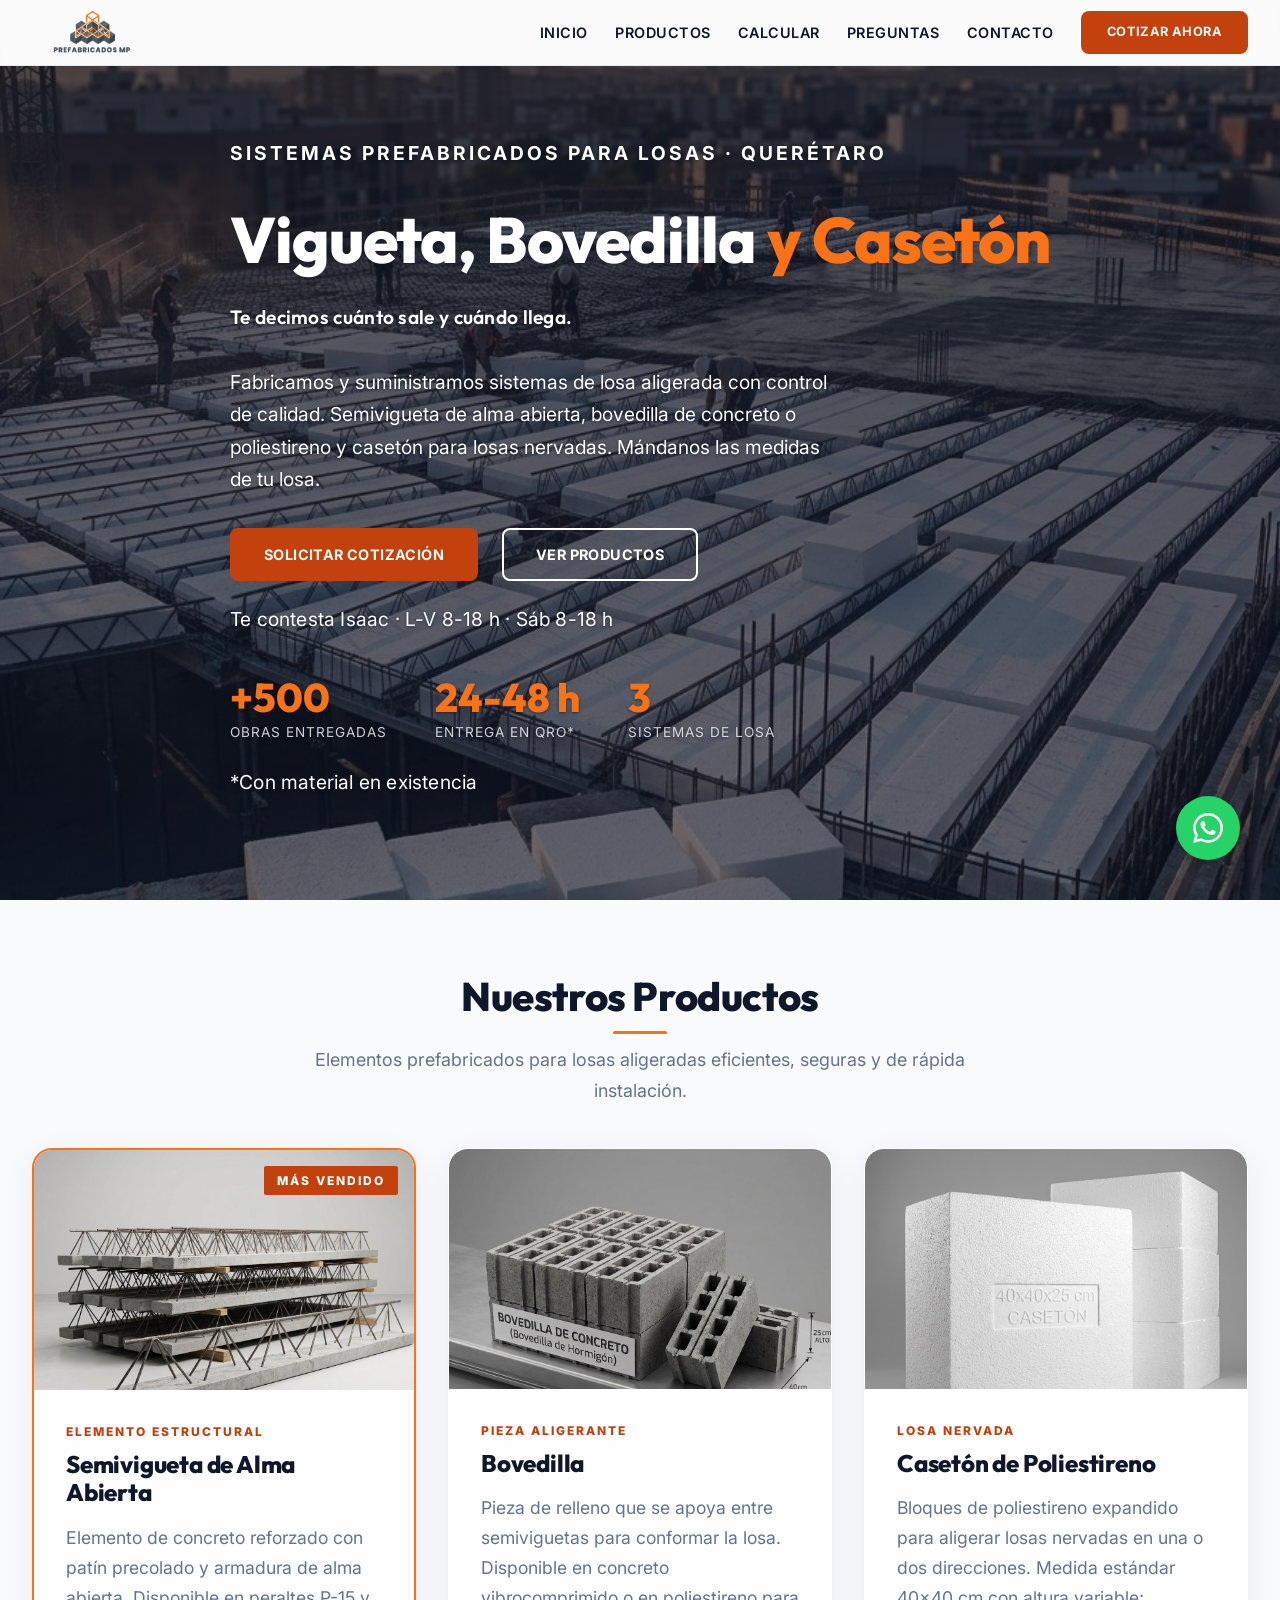
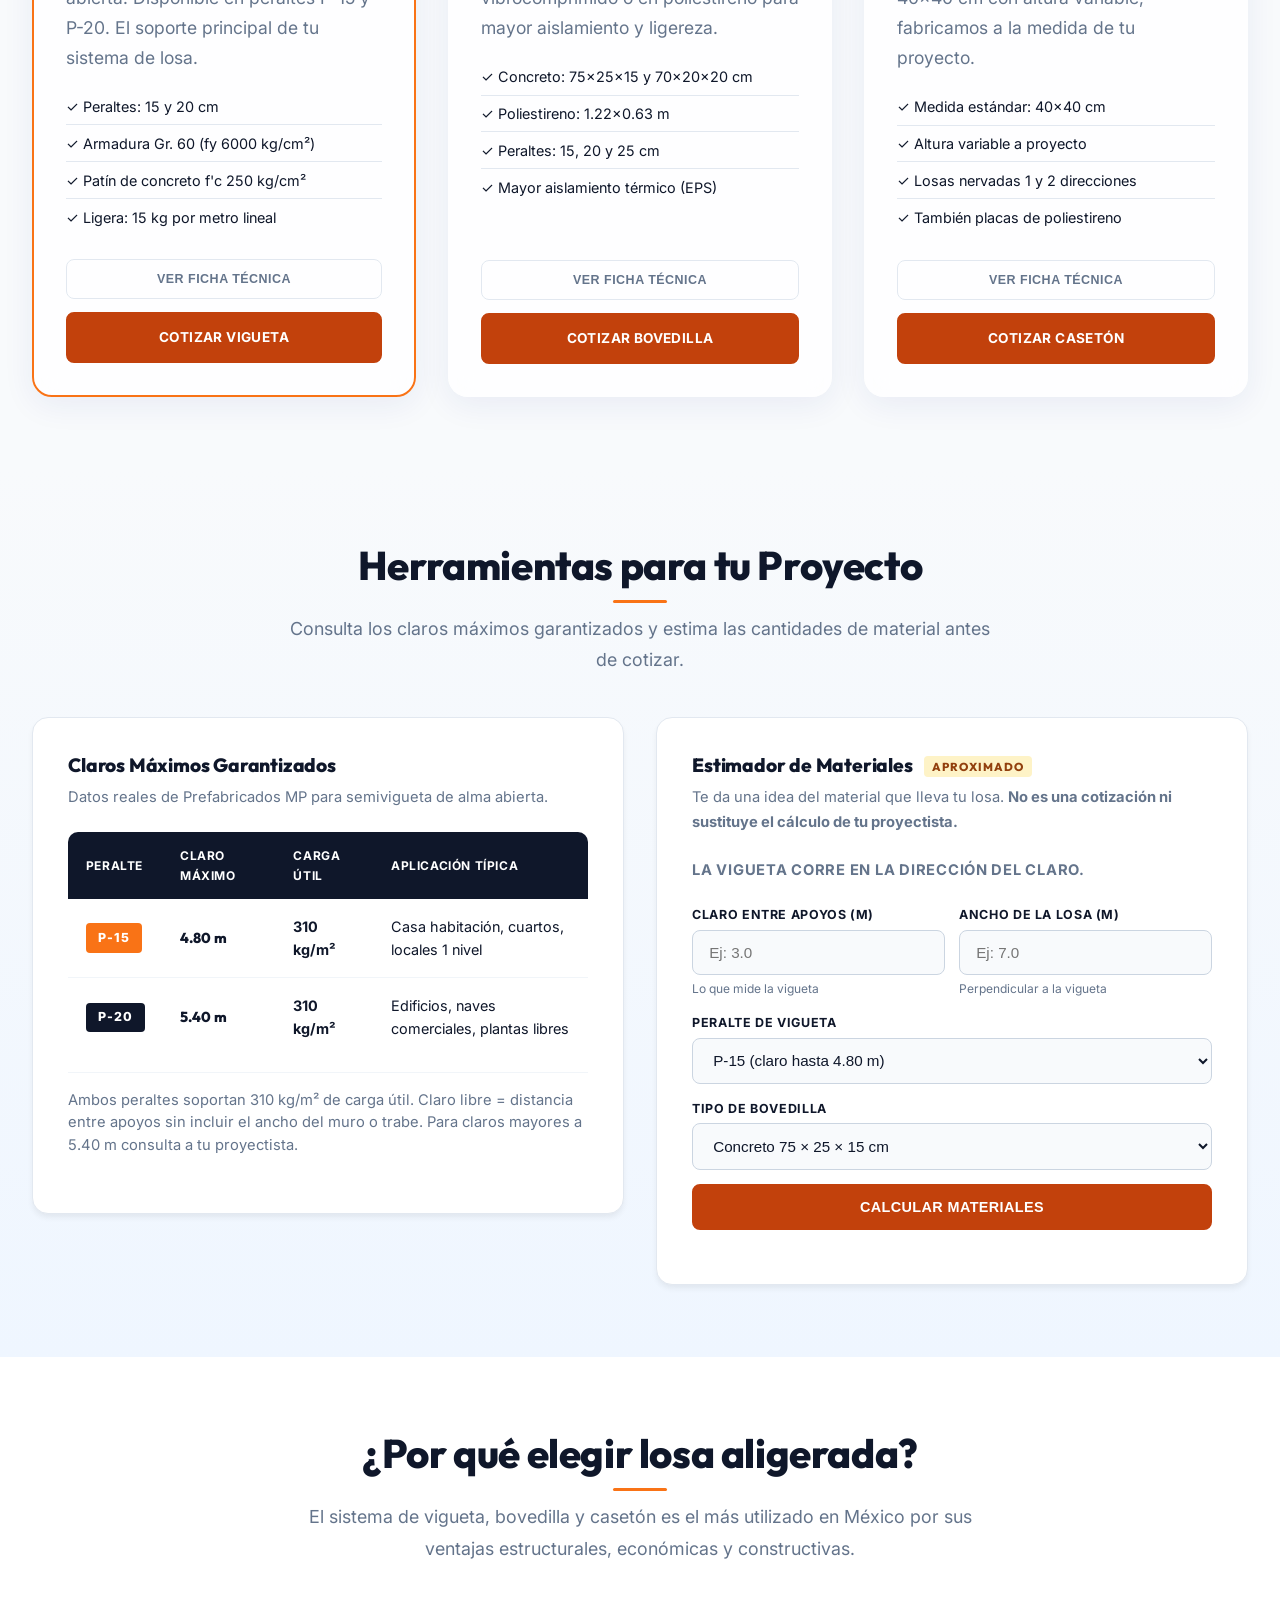
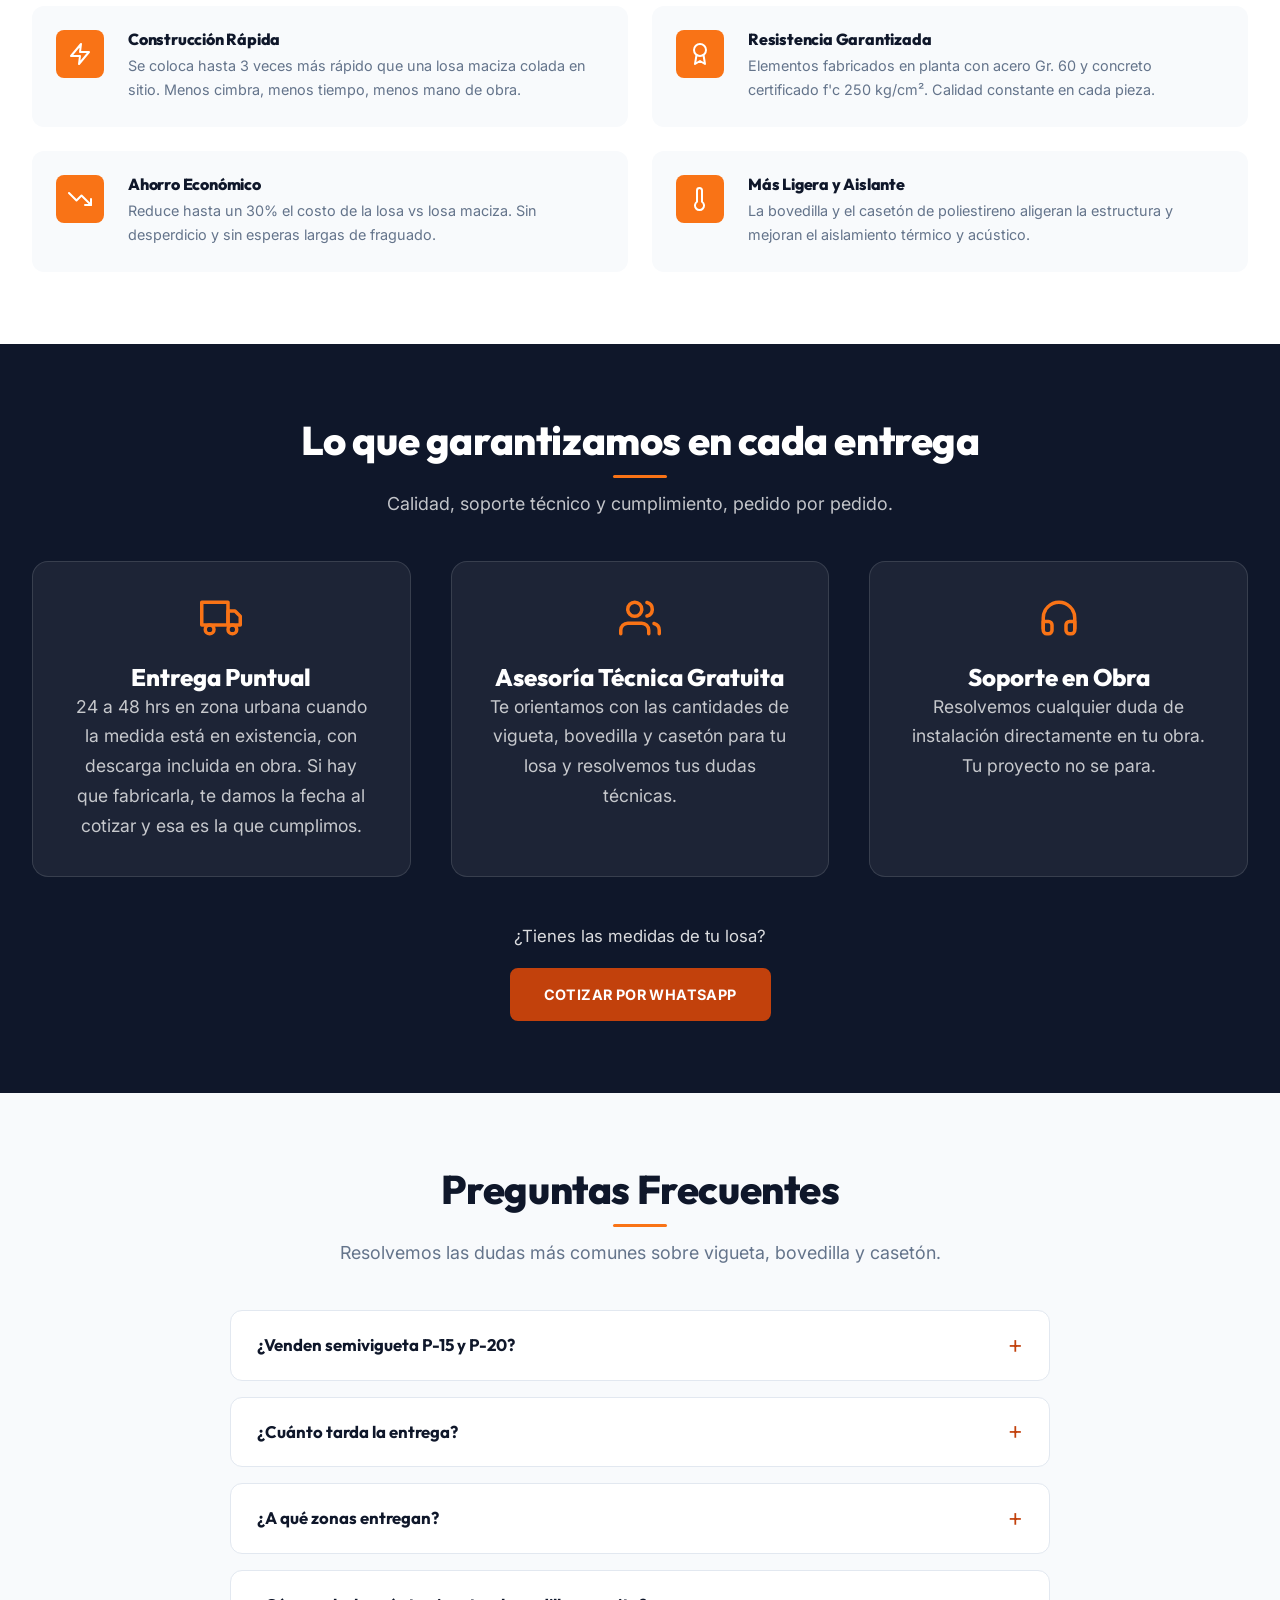
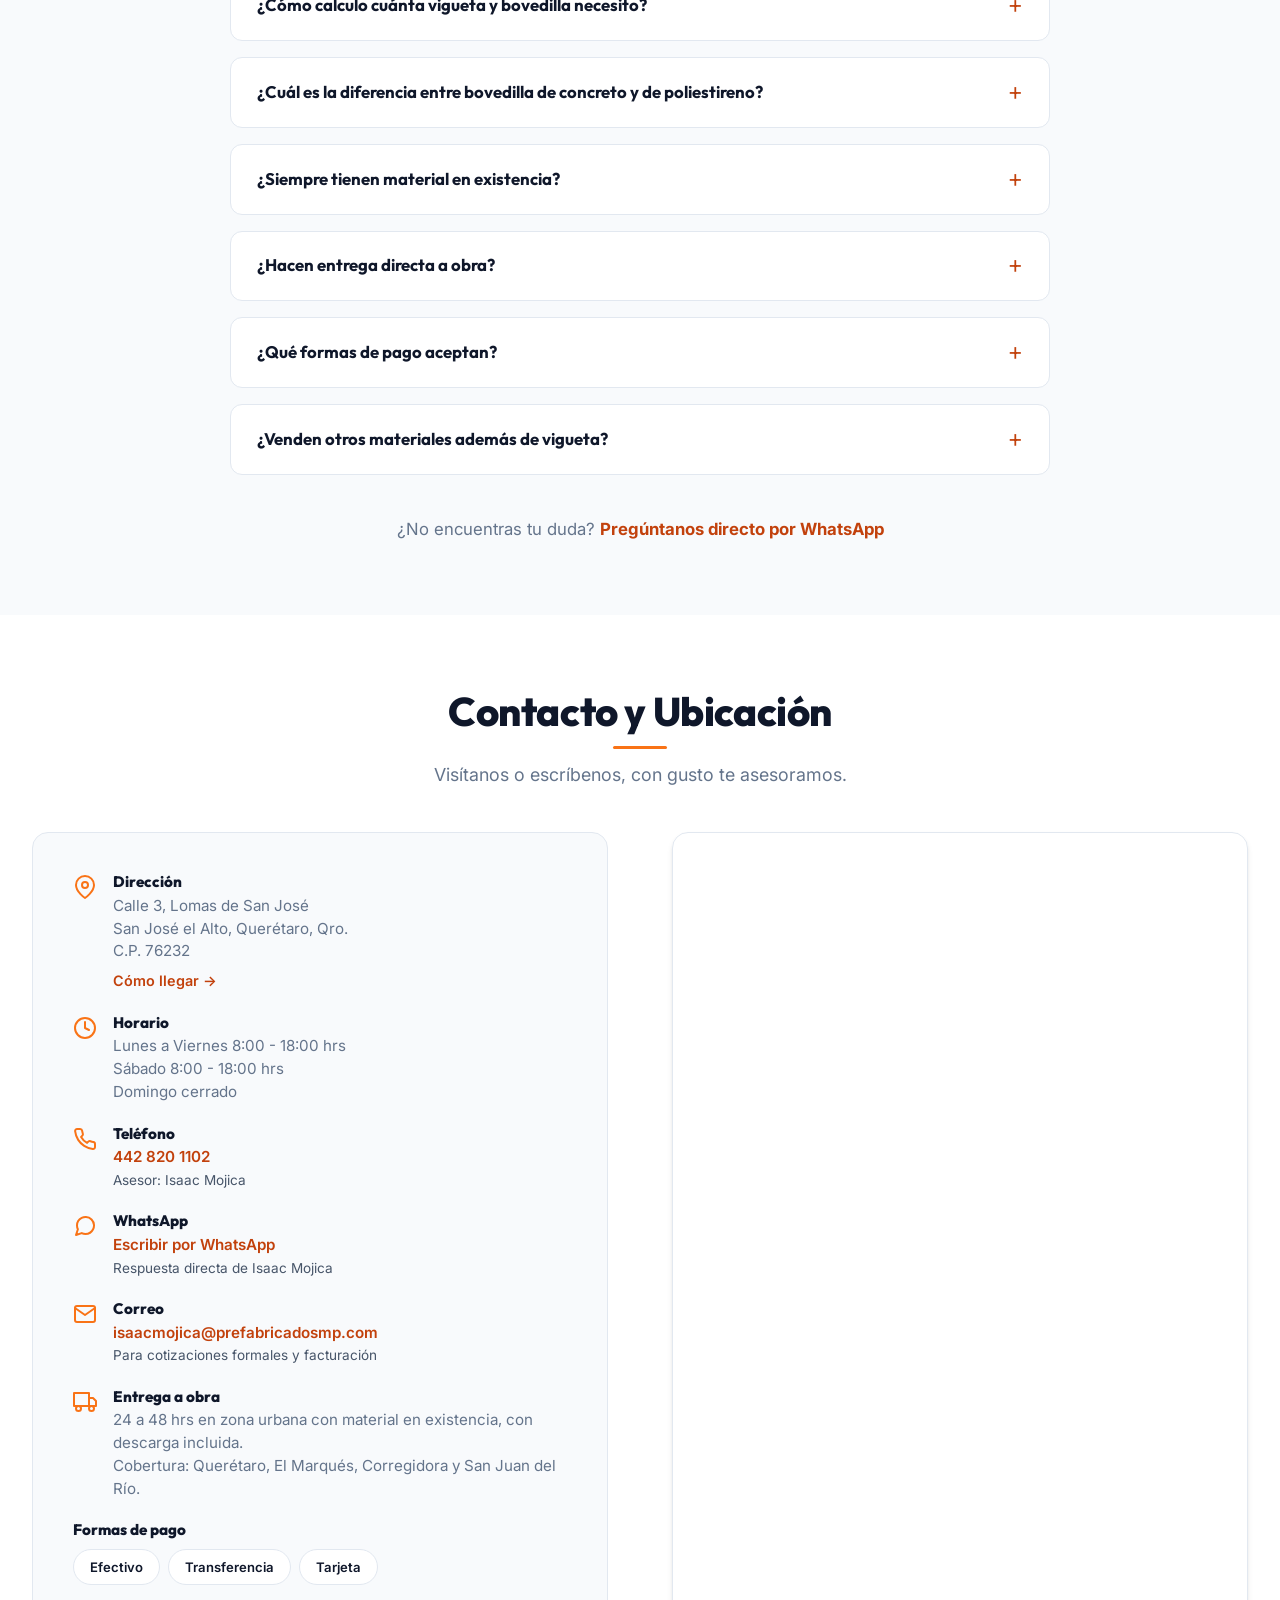
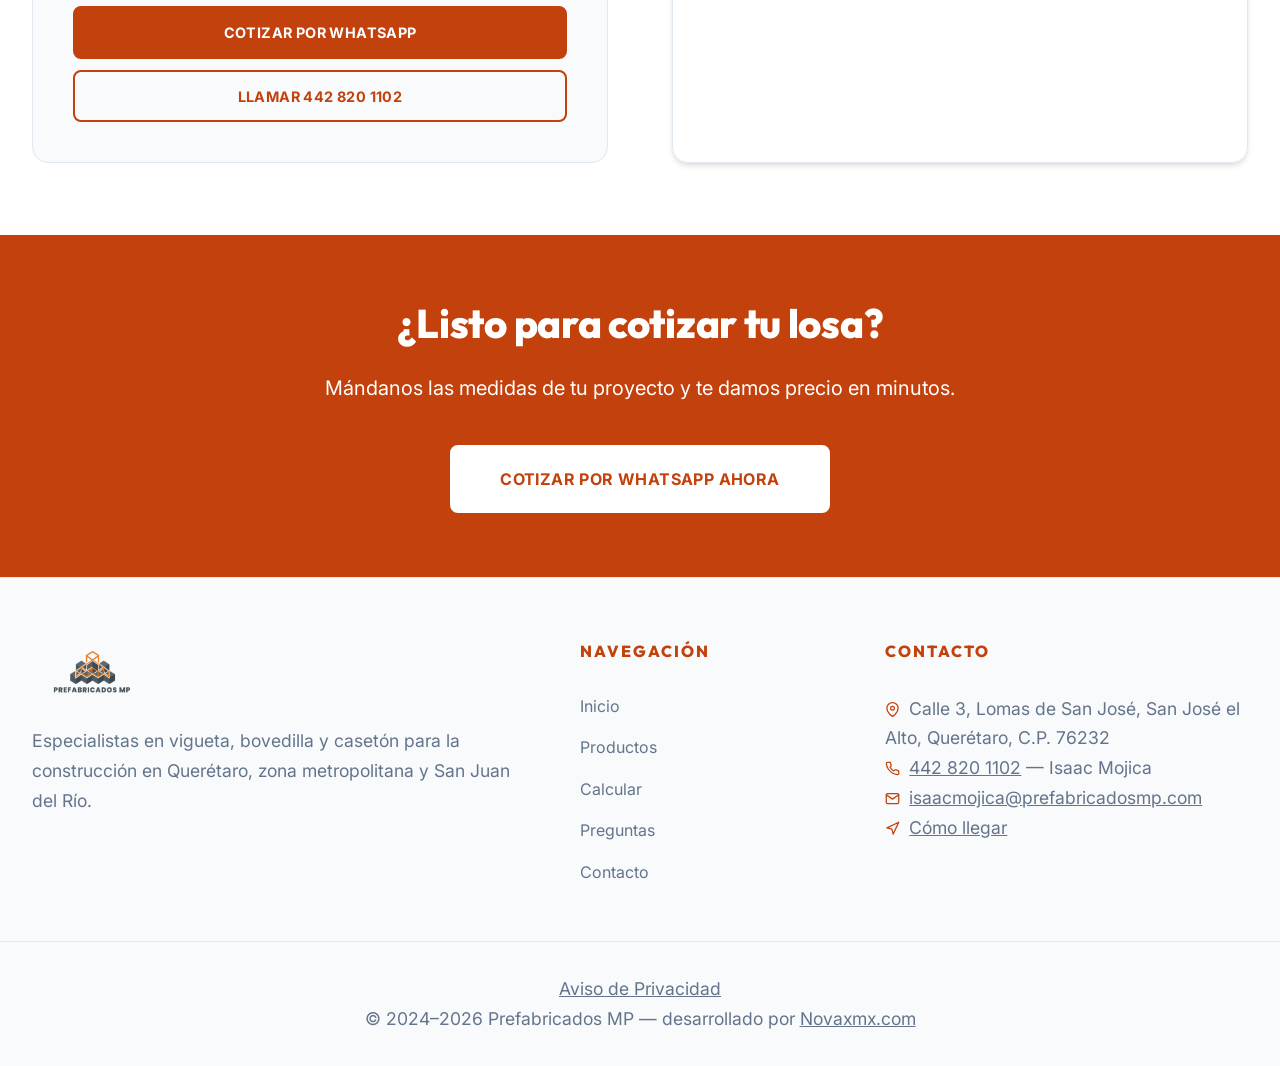
<file: index.html>
<!DOCTYPE html>
<html lang="es">
<head>
    <!-- Google Tag Manager -->
    <script>(function(w,d,s,l,i){w[l]=w[l]||[];w[l].push({'gtm.start':
    new Date().getTime(),event:'gtm.js'});var f=d.getElementsByTagName(s)[0],
    j=d.createElement(s),dl=l!='dataLayer'?'&l='+l:'';j.async=true;j.src=
    'https://www.googletagmanager.com/gtm.js?id='+i+dl;f.parentNode.insertBefore(j,f);
    })(window,document,'script','dataLayer','GTM-PFDQFTNV');</script>
    <!-- End Google Tag Manager -->
    <meta charset="UTF-8">
    <meta name="viewport" content="width=device-width, initial-scale=1.0">
    <meta name="description" content="Venta de Vigueta, Bovedilla y Casetón en Querétaro. Sistemas prefabricados para losas con entrega a obra. ¡Cotiza por WhatsApp!">
    <title>Vigueta, Bovedilla y Casetón | Prefabricados MP Querétaro</title>
    <link rel="preconnect" href="https://fonts.googleapis.com">
    <link href="https://fonts.googleapis.com/css2?family=Inter:wght@300;400;600;700;800&family=Outfit:wght@400;600;800&display=swap" rel="stylesheet">
    <!-- El ?v= fuerza a los navegadores a bajar la version nueva de estos
         archivos en cuanto cambia el HTML. Subirlo en cada publicacion. -->
    <link rel="stylesheet" href="styles.css?v=20260831">
    <link rel="icon" type="image/png" sizes="32x32" href="/assets/favicon-32.png">
    <link rel="icon" type="image/png" sizes="256x256" href="/assets/favicon-256.png">
    <link rel="apple-touch-icon" href="assets/apple-touch-icon.png">
    <meta name="theme-color" content="#0F172A">
    <meta name="author" content="Prefabricados MP">
    <meta property="og:title" content="Vigueta, Bovedilla y Casetón | Prefabricados MP Querétaro">
    <meta property="og:description" content="Sistemas prefabricados para losas en Querétaro. Vigueta, bovedilla y casetón con entrega a obra. Cotiza por WhatsApp.">
    <meta property="og:type" content="website">
    <meta property="og:locale" content="es_MX">
    <meta property="og:url" content="https://prefabricadosmp.com/">
    <meta property="og:image" content="https://prefabricadosmp.com/assets/images/hero-foto.jpg">
    <meta property="og:image:width" content="1376">
    <meta property="og:image:height" content="630">
    <link rel="canonical" href="https://prefabricadosmp.com/">
    <script type="application/ld+json">
    {
      "@context": "https://schema.org",
      "@type": "HardwareStore",
      "name": "Prefabricados MP",
      "url": "https://prefabricadosmp.com/",
      "image": "https://prefabricadosmp.com/assets/images/hero-foto.jpg",
      "description": "Venta de vigueta, bovedilla y casetón. Sistemas prefabricados para losas con entrega a obra en Querétaro, zona metropolitana y San Juan del Río.",
      "telephone": "+52 442 820 1102",
      "email": "isaacmojica@prefabricadosmp.com",
      "areaServed": ["Querétaro", "El Marqués", "Corregidora", "San Juan del Río"],
      "address": {
        "@type": "PostalAddress",
        "streetAddress": "Calle 3, Lomas de San José",
        "addressLocality": "San José el Alto",
        "addressRegion": "Querétaro",
        "postalCode": "76232",
        "addressCountry": "MX"
      },
      "geo": {
        "@type": "GeoCoordinates",
        "latitude": 20.6530039,
        "longitude": -100.3827597
      },
      "hasMap": "https://maps.app.goo.gl/e4Yv3JYZH8T6TnMW6",
      "priceRange": "$$",
      "currenciesAccepted": "MXN",
      "paymentAccepted": "Efectivo, Transferencia, Tarjeta",
      "employee": {
        "@type": "Person",
        "name": "Isaac Mojica",
        "jobTitle": "Asesor de ventas",
        "telephone": "+52 442 820 1102",
        "email": "isaacmojica@prefabricadosmp.com"
      },
      "openingHoursSpecification": [
        {
          "@type": "OpeningHoursSpecification",
          "dayOfWeek": ["Monday", "Tuesday", "Wednesday", "Thursday", "Friday"],
          "opens": "08:00",
          "closes": "18:00"
        },
        {
          "@type": "OpeningHoursSpecification",
          "dayOfWeek": "Saturday",
          "opens": "08:00",
          "closes": "18:00"
        }
      ]
    }
    </script>
    <script type="application/ld+json">
    {
      "@context": "https://schema.org",
      "@type": "FAQPage",
      "mainEntity": [
        {
          "@type": "Question",
          "name": "¿Venden semivigueta P-15 y P-20?",
          "acceptedAnswer": { "@type": "Answer", "text": "Sí, con claro máximo de 4.80 m (P-15) y 5.40 m (P-20), carga de 310 kg/m²." }
        },
        {
          "@type": "Question",
          "name": "¿Cuánto tarda la entrega?",
          "acceptedAnswer": { "@type": "Answer", "text": "De 24 a 48 horas en obra en zona urbana con material en existencia." }
        },
        {
          "@type": "Question",
          "name": "¿A qué zonas entregan?",
          "acceptedAnswer": { "@type": "Answer", "text": "Santiago de Querétaro, El Marqués, Corregidora y San Juan del Río." }
        },
        {
          "@type": "Question",
          "name": "¿Cómo calculo cuánta vigueta y bovedilla necesito?",
          "acceptedAnswer": { "@type": "Answer", "text": "Con las medidas de tu losa (largo, ancho y claro) te damos una estimación aproximada de las piezas que podrías necesitar, sin costo. Mándanos un croquis o las medidas por WhatsApp y te orientamos. Las cantidades finales dependen del diseño y las condiciones de tu obra." }
        },
        {
          "@type": "Question",
          "name": "¿Cuál es la diferencia entre bovedilla de concreto y de poliestireno?",
          "acceptedAnswer": { "@type": "Answer", "text": "La de concreto es más económica y resistente al manejo; la de poliestireno es más ligera y da mejor aislamiento térmico y acústico. Ambas son compatibles con nuestra vigueta." }
        },
        {
          "@type": "Question",
          "name": "¿Siempre tienen material en existencia?",
          "acceptedAnswer": { "@type": "Answer", "text": "Manejamos existencia de las medidas de mayor rotación. Las medidas especiales, el casetón a proyecto y los volúmenes grandes se fabrican sobre pedido. Antes de programar tu colado escríbenos con la medida y el volumen que necesitas y te decimos de inmediato si sale de existencia o cuántos días toma fabricarlo." }
        },
        {
          "@type": "Question",
          "name": "¿Hacen entrega directa a obra?",
          "acceptedAnswer": { "@type": "Answer", "text": "Sí, entregamos directo en obra con servicio de descarga en Querétaro, El Marqués, Corregidora y San Juan del Río. ¿Estás en otra zona? Pregúntanos por WhatsApp y te confirmamos." }
        },
        {
          "@type": "Question",
          "name": "¿Qué formas de pago aceptan?",
          "acceptedAnswer": { "@type": "Answer", "text": "Efectivo, transferencia y tarjeta." }
        },
        {
          "@type": "Question",
          "name": "¿Venden otros materiales además de vigueta?",
          "acceptedAnswer": { "@type": "Answer", "text": "Sí. Además de vigueta, bovedilla y casetón conseguimos materiales de construcción y ferretería en general sobre pedido y según disponibilidad. Mándanos tu lista por WhatsApp y te cotizamos todo junto." }
        }
      ]
    }
    </script>
    <!-- Analitica GA4. Para activarla: pega tu ID de medicion abajo (Google Analytics >
         Administrar > Flujos de datos > el ID que empieza con G-). Mientras diga XXXX
         no se carga nada, la pagina no pide ni un byte a Google. -->
    <script>
      window.GA_ID = "G-ZRSF5X0ZKT";
      if (window.GA_ID && window.GA_ID.indexOf("XXXX") === -1) {
        window.dataLayer = window.dataLayer || [];
        window.gtag = function () { window.dataLayer.push(arguments); };
        window.gtag("js", new Date());
        window.gtag("config", window.GA_ID);
        // Google Ads. Pega aqui el AW- de la cuenta (Metas > Conversiones > la etiqueta
        // empieza con AW-). Sin este config la conversion del formulario no se registra.
        window.ADS_ID = "AW-18395585163";
        // Etiqueta de la accion de conversion, formato "AW-000000000/AbC-D_efG".
        // El cotizador la lee de aqui; mientras diga PENDIENTE no reporta nada.
        window.ADS_CONVERSION = "AW-18395585163/IGjfCNa3rugcEIu12cNE";
        // Accion aparte para el contacto directo (clic a WhatsApp o al telefono
        // sin pasar por el formulario). Accion "Contacto directo WhatsApp" en Ads.
        window.ADS_CONVERSION_CONTACTO = "AW-18395585163/y9OlCO-PgescEIu12cNE";
        if (window.ADS_ID.indexOf("XXXX") === -1) window.gtag("config", window.ADS_ID);
        var gaScript = document.createElement("script");
        gaScript.async = true;
        gaScript.src = "https://www.googletagmanager.com/gtag/js?id=" + window.GA_ID;
        document.head.appendChild(gaScript);
      }
    </script>
</head>
<body>
<!-- Google Tag Manager (noscript) -->
<noscript><iframe src="https://www.googletagmanager.com/ns.html?id=GTM-PFDQFTNV"
height="0" width="0" style="display:none;visibility:hidden"></iframe></noscript>
<!-- End Google Tag Manager (noscript) -->
<header id="header"><div class="container">
    <a href="#inicio" class="logo"><img src="assets/logo.png" alt="Prefabricados MP" class="logo-img" width="361" height="180"></a>
    <button class="nav-toggle" id="navToggle" aria-label="Abrir menú" aria-expanded="false"><span></span><span></span><span></span></button>
    <nav id="mainnav"><ul>
        <li><a href="#inicio">Inicio</a></li>
        <li><a href="#productos">Productos</a></li>
        <li><a href="#tecnico">Calcular</a></li>
        <li><a href="#faq">Preguntas</a></li><li><a href="#contacto">Contacto</a></li>
        <li><a data-origen="header" data-form="cotizar" href="https://wa.me/524428201102?text=Hola,%20cotizacion%20vigueta%20bovedilla%20y%20caseton" class="btn-primary-sm" target="_blank" rel="noopener">Cotizar Ahora</a></li>
    </ul></nav>
</div></header>
<section id="inicio" class="hero"><div class="container hero-content">
    <p class="hero-eyebrow fade-in">SISTEMAS PREFABRICADOS PARA LOSAS &middot; QUERÉTARO</p>
    <h1 class="fade-in">Vigueta, Bovedilla <span>y Casetón</span></h1>
    <p class="hero-slogan fade-in-delay">Te decimos cuánto sale y cuándo llega.</p>
    <p class="fade-in-delay">Fabricamos y suministramos sistemas de losa aligerada con control de calidad. <span class="hero-detalle">Semivigueta de alma abierta, bovedilla de concreto o poliestireno y casetón para losas nervadas.</span> Mándanos las medidas de tu losa.</p>
    <div class="hero-btns fade-in-delay">
        <a data-origen="hero" data-form="cotizar" href="https://wa.me/524428201102?text=Hola,%20necesito%20cotizacion%20de%20vigueta%20bovedilla%20y%20caseton" class="btn-primary" target="_blank" rel="noopener">Solicitar Cotización</a>
        <a href="#productos" class="btn-secondary">Ver Productos</a>
    </div>
    <p class="hero-note fade-in-delay">Te contesta Isaac &middot; L-V 8-18 h &middot; Sáb 8-18 h</p>
    <div class="hero-stats fade-in-delay">
        <div class="stat-item"><span class="stat-num">+500</span><span class="stat-label">Obras entregadas</span></div>
        <div class="stat-item"><span class="stat-num">24-48 h</span><span class="stat-label">Entrega en Qro*</span></div>
        <div class="stat-item"><span class="stat-num">3</span><span class="stat-label">Sistemas de losa</span></div>
    </div>
    <p class="hero-note fade-in-delay">*Con material en existencia</p>
</div></section>
<section class="products" id="productos"><div class="container">
    <div class="section-header"><h2 class="section-title">Nuestros Productos</h2>
        <p>Elementos prefabricados para losas aligeradas eficientes, seguras y de rápida instalación.</p></div>
    <div class="product-grid">
        <div class="product-card product-card--featured">
            <div class="product-badge">MÁS VENDIDO</div>
            <div class="product-image"><img src="assets/images/vigueta-foto.jpg" alt="Semivigueta de Alma Abierta" width="1190" height="735" loading="lazy"><div class="product-overlay"></div></div>
            <div class="product-info"><span class="category-tag">Elemento Estructural</span><h3>Semivigueta de Alma Abierta</h3>
                <p>Elemento de concreto reforzado con patín precolado y armadura de alma abierta. Disponible en peraltes P-15 y P-20. El soporte principal de tu sistema de losa.</p>
                <ul class="product-features"><li>&#10003; Peraltes: 15 y 20 cm</li><li>&#10003; Armadura Gr. 60 (fy 6000 kg/cm&sup2;)</li><li>&#10003; Patín de concreto f'c 250 kg/cm²</li><li>&#10003; Ligera: 15 kg por metro lineal</li></ul>
                <button type="button" class="spec-btn" data-spec="vigueta">Ver ficha técnica</button><a data-origen="card-vigueta" data-form="cotizar" href="https://wa.me/524428201102?text=Hola,%20cotizacion%20semivigueta%20de%20alma%20abierta" class="product-cta" target="_blank" rel="noopener">Cotizar Vigueta</a>
            </div></div>
        <div class="product-card">
            <div class="product-image"><img src="assets/images/concreto-foto.jpg" alt="Bovedilla de Concreto" width="1085" height="800" loading="lazy"><div class="product-overlay"></div></div>
            <div class="product-info"><span class="category-tag">Pieza Aligerante</span><h3>Bovedilla</h3>
                <p>Pieza de relleno que se apoya entre semiviguetas para conformar la losa. Disponible en concreto vibrocomprimido o en poliestireno para mayor aislamiento y ligereza.</p>
                <ul class="product-features"><li>&#10003; Concreto: 75x25x15 y 70x20x20 cm</li><li>&#10003; Poliestireno: 1.22x0.63 m</li><li>&#10003; Peraltes: 15, 20 y 25 cm</li><li>&#10003; Mayor aislamiento térmico (EPS)</li></ul>
                <button type="button" class="spec-btn" data-spec="bovedilla">Ver ficha técnica</button><a data-origen="card-bovedilla" data-form="cotizar" href="https://wa.me/524428201102?text=Hola,%20cotizacion%20bovedilla%20de%20concreto%20o%20poliestireno" class="product-cta" target="_blank" rel="noopener">Cotizar Bovedilla</a>
            </div></div>
        <div class="product-card">
            <div class="product-image"><img src="assets/images/caseton-foto.jpg" alt="Casetón de Poliestireno" width="1264" height="695" loading="lazy"><div class="product-overlay"></div></div>
            <div class="product-info"><span class="category-tag">Losa Nervada</span><h3>Casetón de Poliestireno</h3>
                <p>Bloques de poliestireno expandido para aligerar losas nervadas en una o dos direcciones. Medida estándar 40x40 cm con altura variable; fabricamos a la medida de tu proyecto.</p>
                <ul class="product-features"><li>&#10003; Medida estándar: 40x40 cm</li><li>&#10003; Altura variable a proyecto</li><li>&#10003; Losas nervadas 1 y 2 direcciones</li><li>&#10003; También placas de poliestireno</li></ul>
                <button type="button" class="spec-btn" data-spec="caseton">Ver ficha técnica</button><a data-origen="card-caseton" data-form="cotizar" href="https://wa.me/524428201102?text=Hola,%20cotizacion%20caseton%20de%20poliestireno" class="product-cta" target="_blank" rel="noopener">Cotizar Casetón</a>
            </div></div>
    </div></div></section>
<section id="tecnico" class="technical-section"><div class="container">
    <div class="section-header"><h2 class="section-title">Herramientas para tu Proyecto</h2>
        <p>Consulta los claros máximos garantizados y estima las cantidades de material antes de cotizar.</p></div>
    <div class="tech-grid">
        <div class="claros-card">
            <h3>Claros Máximos Garantizados</h3>
            <p>Datos reales de Prefabricados MP para semivigueta de alma abierta.</p>
            <div class="tabla-scroll" tabindex="0" role="region" aria-label="Tabla de claros máximos garantizados">
            <table class="claros-table">
                <thead><tr><th>Peralte</th><th>Claro máximo</th><th>Carga útil</th><th>Aplicación típica</th></tr></thead>
                <tbody>
                    <tr>
                        <td><span class="peralte-badge">P-15</span></td>
                        <td class="claro-value">4.80 m</td>
                        <td class="carga-value">310 kg/m²</td>
                        <td>Casa habitación, cuartos, locales 1 nivel</td>
                    </tr>
                    <tr>
                        <td><span class="peralte-badge p20">P-20</span></td>
                        <td class="claro-value">5.40 m</td>
                        <td class="carga-value">310 kg/m²</td>
                        <td>Edificios, naves comerciales, plantas libres</td>
                    </tr>
                </tbody>
            </table>
            </div>
            <p class="tech-note">Ambos peraltes soportan 310 kg/m² de carga útil. Claro libre = distancia entre apoyos sin incluir el ancho del muro o trabe. Para claros mayores a 5.40 m consulta a tu proyectista.</p>
        </div>
        <div class="calc-card">
            <h3>Estimador de Materiales <span class="calc-badge">Aproximado</span></h3>
            <p>Te da una idea del material que lleva tu losa. <strong>No es una cotización ni sustituye el cálculo de tu proyectista.</strong></p>
            <p class="calc-hint">La vigueta corre en la dirección del claro.</p>
            <div class="calc-form">
                <div class="calc-row-2">
                    <div class="calc-field">
                        <label for="calc-claro">Claro entre apoyos (m)</label>
                        <input type="number" id="calc-claro" placeholder="Ej: 3.0" min="0.5" max="12" step="0.1">
                        <span class="calc-sub">Lo que mide la vigueta</span>
                    </div>
                    <div class="calc-field">
                        <label for="calc-largo">Ancho de la losa (m)</label>
                        <input type="number" id="calc-largo" placeholder="Ej: 7.0" min="0.5" max="60" step="0.1">
                        <span class="calc-sub">Perpendicular a la vigueta</span>
                    </div>
                </div>
                <div class="calc-field">
                    <label for="calc-peralte">Peralte de vigueta</label>
                    <select id="calc-peralte">
                        <option value="15">P-15 (claro hasta 4.80 m)</option>
                        <option value="20">P-20 (claro hasta 5.40 m)</option>
                    </select>
                </div>
                <div class="calc-field">
                    <label for="calc-bovedilla">Tipo de bovedilla</label>
                    <select id="calc-bovedilla">
                        <option value="c75">Concreto 75 &times; 25 &times; 15 cm</option>
                        <option value="c70">Concreto 70 &times; 20 &times; 20 cm</option>
                        <option value="eps">Poliestireno 1.22 &times; 0.63 m</option>
                    </select>
                </div>
                <button class="btn-primary calc-btn" onclick="calcularLosa()">Calcular materiales</button>
                <div class="calc-warning" id="calcError" role="alert"></div>
            </div>
            <div class="calc-resultado" id="calcResultado">
                <div id="calcWarning" class="calc-warning" role="alert"></div>
                <div class="calc-items">
                    <div class="calc-item">
                        <span class="calc-label">Viguetas</span>
                        <span class="calc-num" id="calcViguetaNum">—</span>
                        <span class="calc-unit" id="calcViguetaLen">piezas</span>
                    </div>
                    <div class="calc-item">
                        <span class="calc-label">Bovedillas</span>
                        <span class="calc-num" id="calcBovedillas">—</span>
                        <span class="calc-unit" id="calcBovedillaTipo">piezas</span>
                    </div>
                </div>
                <a data-origen="calculadora" data-form="si-anuncio" class="btn-primary" id="calcWA" href="#" target="_blank" rel="noopener">Pedir cotización con estas medidas</a>
                <p class="calc-disclaimer">Cantidades aproximadas para arrancar la conversación: las definitivas y el precio te los confirmamos con el despiece real de tu losa. El cálculo supone una losa rectangular sin huecos, volados ni trabes intermedias, y no incluye el concreto, la malla ni el acero de la capa de compresión. El diseño estructural lo define tu proyectista.</p>
            </div>
        </div>
    </div>
</div></section>
<section class="why-section"><div class="container"><div class="why-grid">
    <div class="why-text">
        <div class="section-header"><h2 class="section-title">¿Por qué elegir losa aligerada?</h2>
        <p>El sistema de vigueta, bovedilla y casetón es el más utilizado en México por sus ventajas estructurales, económicas y constructivas.</p></div>
        <div class="why-list">
            <div class="why-item"><div class="why-icon"><svg viewBox="0 0 24 24" fill="none" stroke="currentColor" stroke-width="2" stroke-linecap="round" stroke-linejoin="round"><polygon points="13 2 3 14 12 14 11 22 21 10 12 10 13 2"></polygon></svg></div><div><h4>Construcción Rápida</h4><p>Se coloca hasta 3 veces más rápido que una losa maciza colada en sitio. Menos cimbra, menos tiempo, menos mano de obra.</p></div></div>
            <div class="why-item"><div class="why-icon"><svg viewBox="0 0 24 24" fill="none" stroke="currentColor" stroke-width="2" stroke-linecap="round" stroke-linejoin="round"><circle cx="12" cy="8" r="6"></circle><polyline points="15.5 13 17 22 12 19 7 22 8.5 13"></polyline></svg></div><div><h4>Resistencia Garantizada</h4><p>Elementos fabricados en planta con acero Gr. 60 y concreto certificado f'c 250 kg/cm². Calidad constante en cada pieza.</p></div></div>
            <div class="why-item"><div class="why-icon"><svg viewBox="0 0 24 24" fill="none" stroke="currentColor" stroke-width="2" stroke-linecap="round" stroke-linejoin="round"><polyline points="23 18 13.5 8.5 8.5 13.5 1 6"></polyline><polyline points="17 18 23 18 23 12"></polyline></svg></div><div><h4>Ahorro Económico</h4><p>Reduce hasta un 30% el costo de la losa vs losa maciza. Sin desperdicio y sin esperas largas de fraguado.</p></div></div>
            <div class="why-item"><div class="why-icon"><svg viewBox="0 0 24 24" fill="none" stroke="currentColor" stroke-width="2" stroke-linecap="round" stroke-linejoin="round"><path d="M14 14.76V3.5a2.5 2.5 0 0 0-5 0v11.26a4.5 4.5 0 1 0 5 0z"></path></svg></div><div><h4>Más Ligera y Aislante</h4><p>La bovedilla y el casetón de poliestireno aligeran la estructura y mejoran el aislamiento térmico y acústico.</p></div></div>
        </div></div>
    
</div></div></section>
<section class="guarantees-section"><div class="container">
    <div class="section-header light"><h2 class="section-title">Lo que garantizamos en cada entrega</h2><p>Calidad, soporte técnico y cumplimiento, pedido por pedido.</p></div>
    <div class="guarantees-grid">
        <div class="guarantee-card"><div class="guarantee-icon"><svg viewBox="0 0 24 24" fill="none" stroke="currentColor" stroke-width="2" stroke-linecap="round" stroke-linejoin="round"><rect x="1" y="3" width="15" height="13"></rect><polygon points="16 8 20 8 23 11 23 16 16 16 16 8"></polygon><circle cx="5.5" cy="18.5" r="2.5"></circle><circle cx="18.5" cy="18.5" r="2.5"></circle></svg></div><h3>Entrega Puntual</h3><p>24 a 48 hrs en zona urbana cuando la medida está en existencia, con descarga incluida en obra. Si hay que fabricarla, te damos la fecha al cotizar y esa es la que cumplimos.</p></div>
        <div class="guarantee-card"><div class="guarantee-icon"><svg viewBox="0 0 24 24" fill="none" stroke="currentColor" stroke-width="2" stroke-linecap="round" stroke-linejoin="round"><path d="M17 21v-2a4 4 0 0 0-4-4H5a4 4 0 0 0-4 4v2"></path><circle cx="9" cy="7" r="4"></circle><path d="M23 21v-2a4 4 0 0 0-3-3.87"></path><path d="M16 3.13a4 4 0 0 1 0 7.75"></path></svg></div><h3>Asesoría Técnica Gratuita</h3><p>Te orientamos con las cantidades de vigueta, bovedilla y casetón para tu losa y resolvemos tus dudas técnicas.</p></div>
        <div class="guarantee-card"><div class="guarantee-icon"><svg viewBox="0 0 24 24" fill="none" stroke="currentColor" stroke-width="2" stroke-linecap="round" stroke-linejoin="round"><path d="M3 18v-6a9 9 0 0 1 18 0v6"></path><path d="M21 19a2 2 0 0 1-2 2h-1a2 2 0 0 1-2-2v-3a2 2 0 0 1 2-2h3zM3 19a2 2 0 0 0 2 2h1a2 2 0 0 0 2-2v-3a2 2 0 0 0-2-2H3z"></path></svg></div><h3>Soporte en Obra</h3><p>Resolvemos cualquier duda de instalación directamente en tu obra. Tu proyecto no se para.</p></div>
    </div>
    <div class="garantias-cta"><p>¿Tienes las medidas de tu losa?</p><a data-origen="garantias" data-form="cotizar" href="https://wa.me/524428201102?text=Hola,%20quiero%20cotizar%20mi%20losa" class="btn-primary" target="_blank" rel="noopener">Cotizar por WhatsApp</a></div>
</div></section>
<section id="faq" class="faq-section"><div class="container"><div class="section-header"><h2 class="section-title">Preguntas Frecuentes</h2><p>Resolvemos las dudas más comunes sobre vigueta, bovedilla y casetón.</p></div><div class="faq-list"><details class="faq-item"><summary>¿Venden semivigueta P-15 y P-20?</summary><div class="faq-a"><p>Sí, con claro máximo de 4.80 m (P-15) y 5.40 m (P-20), carga de 310 kg/m².</p></div></details><details class="faq-item"><summary>¿Cuánto tarda la entrega?</summary><div class="faq-a"><p>De 24 a 48 horas en obra en zona urbana con material en existencia.</p></div></details><details class="faq-item"><summary>¿A qué zonas entregan?</summary><div class="faq-a"><p>Santiago de Querétaro, El Marqués, Corregidora y San Juan del Río.</p></div></details><details class="faq-item"><summary>¿Cómo calculo cuánta vigueta y bovedilla necesito?</summary><div class="faq-a"><p>Con las medidas de tu losa (largo, ancho y claro) te damos una estimación aproximada de las piezas que podrías necesitar, sin costo. Mándanos un croquis o las medidas por WhatsApp y te orientamos. Las cantidades finales dependen del diseño y las condiciones de tu obra.</p></div></details><details class="faq-item"><summary>¿Cuál es la diferencia entre bovedilla de concreto y de poliestireno?</summary><div class="faq-a"><p>La de concreto es más económica y resistente al manejo; la de poliestireno es más ligera y da mejor aislamiento térmico y acústico. Ambas son compatibles con nuestra vigueta.</p></div></details><details class="faq-item"><summary>¿Siempre tienen material en existencia?</summary><div class="faq-a"><p>Manejamos existencia de las medidas de mayor rotación. Las medidas especiales, el casetón a proyecto y los volúmenes grandes se fabrican sobre pedido. Antes de programar tu colado escríbenos con la medida y el volumen que necesitas y te decimos de inmediato si sale de existencia o cuántos días toma fabricarlo.</p></div></details><details class="faq-item"><summary>¿Hacen entrega directa a obra?</summary><div class="faq-a"><p>Sí, entregamos directo en obra con servicio de descarga en Querétaro, El Marqués, Corregidora y San Juan del Río. ¿Estás en otra zona? <a data-origen="faq-cobertura" data-form="si-anuncio" href="https://wa.me/524428201102?text=Hola,%20quiero%20saber%20si%20entregan%20en%20mi%20zona" target="_blank" rel="noopener">Pregúntanos por WhatsApp</a> y te confirmamos.</p></div></details><details class="faq-item"><summary>¿Qué formas de pago aceptan?</summary><div class="faq-a"><p>Efectivo, transferencia y tarjeta.</p></div></details><details class="faq-item"><summary>¿Venden otros materiales además de vigueta?</summary><div class="faq-a"><p>Sí. Además de vigueta, bovedilla y casetón conseguimos materiales de construcción y ferretería en general sobre pedido y según disponibilidad. <a data-origen="faq-materiales" data-form="si-anuncio" href="https://wa.me/524428201102?text=Hola,%20quiero%20cotizar%20materiales%20de%20construccion%20sobre%20pedido" target="_blank" rel="noopener">Mándanos tu lista por WhatsApp</a> y te cotizamos todo junto.</p></div></details></div><p class="comparison-note">¿No encuentras tu duda? <a data-origen="faq" data-form="si-anuncio" href="https://wa.me/524428201102?text=Hola,%20tengo%20una%20pregunta" target="_blank" rel="noopener">Pregúntanos directo por WhatsApp</a></p></div></section>
<section id="contacto" class="contact-section"><div class="container"><div class="section-header"><h2 class="section-title">Contacto y Ubicación</h2><p>Visítanos o escríbenos, con gusto te asesoramos.</p></div><div class="contact-grid grid-2"><div class="contact-card"><div class="contact-row"><svg viewBox="0 0 24 24" fill="none" stroke="currentColor" stroke-width="2" stroke-linecap="round" stroke-linejoin="round"><path d="M21 10c0 7-9 13-9 13s-9-6-9-13a9 9 0 0 1 18 0z"></path><circle cx="12" cy="10" r="3"></circle></svg><div><h4>Dirección</h4><p>Calle 3, Lomas de San José<br>San José el Alto, Querétaro, Qro.<br>C.P. 76232</p><p><a href="https://maps.app.goo.gl/e4Yv3JYZH8T6TnMW6" target="_blank" rel="noopener" class="contact-link">Cómo llegar &#8594;</a></p></div></div><div class="contact-row"><svg viewBox="0 0 24 24" fill="none" stroke="currentColor" stroke-width="2" stroke-linecap="round" stroke-linejoin="round"><circle cx="12" cy="12" r="10"></circle><polyline points="12 6 12 12 16 14"></polyline></svg><div><h4>Horario</h4><p>Lunes a Viernes 8:00 - 18:00 hrs<br>Sábado 8:00 - 18:00 hrs<br>Domingo cerrado</p></div></div><div class="contact-row"><svg viewBox="0 0 24 24" fill="none" stroke="currentColor" stroke-width="2" stroke-linecap="round" stroke-linejoin="round"><path d="M22 16.92v3a2 2 0 0 1-2.18 2 19.79 19.79 0 0 1-8.63-3.07 19.5 19.5 0 0 1-6-6 19.79 19.79 0 0 1-3.07-8.67A2 2 0 0 1 4.11 2h3a2 2 0 0 1 2 1.72 12.84 12.84 0 0 0 .7 2.81 2 2 0 0 1-.45 2.11L8.09 9.91a16 16 0 0 0 6 6l1.27-1.27a2 2 0 0 1 2.11-.45 12.84 12.84 0 0 0 2.81.7A2 2 0 0 1 22 16.92z"></path></svg><div><h4>Teléfono</h4><p><a data-origen="contacto-tel" href="tel:+524428201102">442 820 1102</a><br><span class="contact-meta">Asesor: Isaac Mojica</span></p></div></div><div class="contact-row"><svg viewBox="0 0 24 24" fill="none" stroke="currentColor" stroke-width="2" stroke-linecap="round" stroke-linejoin="round"><path d="M21 11.5a8.38 8.38 0 0 1-.9 3.8 8.5 8.5 0 0 1-7.6 4.7 8.38 8.38 0 0 1-3.8-.9L3 21l1.9-5.7a8.38 8.38 0 0 1-.9-3.8 8.5 8.5 0 0 1 4.7-7.6 8.38 8.38 0 0 1 3.8-.9h.5a8.48 8.48 0 0 1 8 8z"></path></svg><div><h4>WhatsApp</h4><p><a data-origen="contacto-whatsapp" data-form="si-anuncio" href="https://wa.me/524428201102" target="_blank" rel="noopener">Escribir por WhatsApp</a><br><span class="contact-meta">Respuesta directa de Isaac Mojica</span></p></div></div><div class="contact-row"><svg viewBox="0 0 24 24" fill="none" stroke="currentColor" stroke-width="2" stroke-linecap="round" stroke-linejoin="round"><path d="M4 4h16c1.1 0 2 .9 2 2v12c0 1.1-.9 2-2 2H4c-1.1 0-2-.9-2-2V6c0-1.1.9-2 2-2z"></path><polyline points="22,6 12,13 2,6"></polyline></svg><div><h4>Correo</h4><p><a href="mailto:isaacmojica@prefabricadosmp.com">isaacmojica@<wbr>prefabricadosmp.com</a><br><span class="contact-meta">Para cotizaciones formales y facturación</span></p></div></div><div class="contact-row"><svg viewBox="0 0 24 24" fill="none" stroke="currentColor" stroke-width="2" stroke-linecap="round" stroke-linejoin="round"><rect x="1" y="3" width="15" height="13"></rect><polygon points="16 8 20 8 23 11 23 16 16 16 16 8"></polygon><circle cx="5.5" cy="18.5" r="2.5"></circle><circle cx="18.5" cy="18.5" r="2.5"></circle></svg><div><h4>Entrega a obra</h4><p>24 a 48 hrs en zona urbana con material en existencia, con descarga incluida.<br>Cobertura: Querétaro, El Marqués, Corregidora y San Juan del Río.</p></div></div><div class="pay-methods"><h4>Formas de pago</h4><div class="pay-chips"><span>Efectivo</span><span>Transferencia</span><span>Tarjeta</span></div></div><div class="contact-ctas"><a data-origen="contacto-whatsapp-btn" data-form="si-anuncio" href="https://wa.me/524428201102?text=Hola,%20quiero%20cotizar%20mi%20losa" class="btn-primary" target="_blank" rel="noopener">Cotizar por WhatsApp</a><a data-origen="contacto-llamar" href="tel:+524428201102" class="btn-llamar">Llamar 442 820 1102</a></div></div><div class="contact-map"><iframe src="https://maps.google.com/maps?q=20.6530039,-100.3827597&z=16&output=embed" width="600" height="450" style="border:0;" allowfullscreen="" loading="lazy" referrerpolicy="no-referrer-when-downgrade" title="Ubicación Prefabricados MP"></iframe></div></div></div></section>
<section class="cta-banner"><div class="container text-center">
    <h2>¿Listo para cotizar tu losa?</h2>
    <p>Mándanos las medidas de tu proyecto y te damos precio en minutos.</p>
    <a data-origen="cta-final" data-form="cotizar" href="https://wa.me/524428201102?text=Hola,%20quiero%20cotizar%20vigueta%20bovedilla%20y%20caseton" class="btn-primary-large" target="_blank" rel="noopener">Cotizar por WhatsApp Ahora</a>
</div></section>
<footer><div class="container footer-grid">
    <div class="footer-brand">
        <a href="#inicio" class="logo"><img src="assets/logo.png" alt="Prefabricados MP" class="logo-img" width="361" height="180" loading="lazy"></a>
        <p>Especialistas en vigueta, bovedilla y casetón para la construcción en Querétaro, zona metropolitana y San Juan del Río.</p></div>
    <div class="footer-links"><h4>Navegación</h4><ul>
        <li><a href="#inicio">Inicio</a></li><li><a href="#productos">Productos</a></li>
        <li><a href="#tecnico">Calcular</a></li>
        <li><a href="#faq">Preguntas</a></li><li><a href="#contacto">Contacto</a></li>
    </ul></div>
    <div class="footer-contact"><h4>Contacto</h4>
        <p><svg viewBox="0 0 24 24" fill="none" stroke="currentColor" stroke-width="2" stroke-linecap="round" stroke-linejoin="round" aria-hidden="true"><path d="M21 10c0 7-9 13-9 13s-9-6-9-13a9 9 0 0 1 18 0z"></path><circle cx="12" cy="10" r="3"></circle></svg> Calle 3, Lomas de San José, San José el Alto, Querétaro, C.P. 76232</p><p><svg viewBox="0 0 24 24" fill="none" stroke="currentColor" stroke-width="2" stroke-linecap="round" stroke-linejoin="round" aria-hidden="true"><path d="M22 16.92v3a2 2 0 0 1-2.18 2 19.79 19.79 0 0 1-8.63-3.07 19.5 19.5 0 0 1-6-6 19.79 19.79 0 0 1-3.07-8.67A2 2 0 0 1 4.11 2h3a2 2 0 0 1 2 1.72 12.84 12.84 0 0 0 .7 2.81 2 2 0 0 1-.45 2.11L8.09 9.91a16 16 0 0 0 6 6l1.27-1.27a2 2 0 0 1 2.11-.45 12.84 12.84 0 0 0 2.81.7A2 2 0 0 1 22 16.92z"></path></svg> <a data-origen="footer-tel" href="tel:+524428201102" style="color:inherit;">442 820 1102</a> &mdash; Isaac Mojica</p><p><svg viewBox="0 0 24 24" fill="none" stroke="currentColor" stroke-width="2" stroke-linecap="round" stroke-linejoin="round" aria-hidden="true"><path d="M4 4h16c1.1 0 2 .9 2 2v12c0 1.1-.9 2-2 2H4c-1.1 0-2-.9-2-2V6c0-1.1.9-2 2-2z"></path><polyline points="22,6 12,13 2,6"></polyline></svg> <a href="mailto:isaacmojica@prefabricadosmp.com" style="color:inherit;">isaacmojica@<wbr>prefabricadosmp.com</a></p><p><svg viewBox="0 0 24 24" fill="none" stroke="currentColor" stroke-width="2" stroke-linecap="round" stroke-linejoin="round" aria-hidden="true"><polygon points="3 11 22 2 13 21 11 13 3 11"></polygon></svg> <a href="https://maps.app.goo.gl/e4Yv3JYZH8T6TnMW6" target="_blank" rel="noopener" style="color:inherit;">Cómo llegar</a></p>
    </div>
</div>
<div class="footer-bottom"><div class="container"><p><a href="/privacidad.html" style="color:inherit;text-decoration:underline;">Aviso de Privacidad</a></p><p>&copy; 2024&ndash;2026 Prefabricados MP &mdash; desarrollado por <a href="https://novaxmx.com" target="_blank" rel="noopener" style="color:inherit;text-decoration:underline;">Novaxmx.com</a></p></div></div>
</footer>
<a data-origen="flotante" data-form="si-anuncio" href="https://wa.me/524428201102" class="whatsapp-float" target="_blank" rel="noopener" aria-label="Escribir por WhatsApp"><svg viewBox="0 0 24 24" width="30" height="30" fill="#ffffff"><path d="M17.472 14.382c-.297-.149-1.758-.867-2.03-.967-.273-.099-.471-.148-.67.15-.197.297-.767.966-.94 1.164-.173.199-.347.223-.644.075-.297-.15-1.255-.463-2.39-1.475-.883-.788-1.48-1.761-1.653-2.059-.173-.297-.018-.458.13-.606.134-.133.298-.347.446-.52.149-.174.198-.298.298-.497.099-.198.05-.371-.025-.52-.075-.149-.669-1.612-.916-2.207-.242-.579-.487-.5-.669-.51-.173-.008-.371-.01-.57-.01-.198 0-.52.074-.792.372-.272.297-1.04 1.016-1.04 2.479 0 1.462 1.065 2.875 1.213 3.074.149.198 2.096 3.2 5.077 4.487.709.306 1.262.489 1.694.625.712.227 1.36.195 1.871.118.571-.085 1.758-.719 2.006-1.413.248-.694.248-1.289.173-1.413-.074-.124-.272-.198-.57-.347m-5.421 7.403h-.004a9.87 9.87 0 01-5.031-1.378l-.361-.214-3.741.982.998-3.648-.235-.374a9.86 9.86 0 01-1.51-5.26c.001-5.45 4.436-9.884 9.888-9.884 2.64 0 5.122 1.03 6.988 2.898a9.825 9.825 0 012.893 6.994c-.003 5.45-4.437 9.884-9.885 9.884m8.413-18.297A11.815 11.815 0 0012.05 0C5.495 0 .16 5.335.157 11.892c0 2.096.547 4.142 1.588 5.945L.057 24l6.305-1.654a11.882 11.882 0 005.683 1.448h.005c6.554 0 11.89-5.335 11.893-11.893a11.821 11.821 0 00-3.48-8.413z"></path></svg></a>
<div class="modal-overlay" id="specModal" aria-hidden="true">
  <div class="modal-box" role="dialog" aria-modal="true">
    <div class="modal-header">
      <div class="modal-header-top">
        <span class="modal-tag" id="modalTag"></span>
        <button class="modal-close" id="modalClose" aria-label="Cerrar">&times;</button>
      </div>
      <h3 id="modalTitle"></h3>
      <span class="modal-company">Prefabricados MP &middot; Querétaro</span>
    </div>
    <div class="modal-body" id="modalBody"></div>
    <div class="modal-footer-bar">
      <a class="btn-download" id="modalPdf" href="#" download>
        <svg viewBox="0 0 24 24" width="18" height="18" fill="none" stroke="currentColor" stroke-width="2" stroke-linecap="round" stroke-linejoin="round"><path d="M21 15v4a2 2 0 0 1-2 2H5a2 2 0 0 1-2-2v-4"></path><polyline points="7 10 12 15 17 10"></polyline><line x1="12" y1="15" x2="12" y2="3"></line></svg>
        Descargar ficha técnica (PDF)
      </a>
      <a data-origen="ficha-tecnica" data-form="cotizar" class="btn-primary" id="modalCta" href="#" target="_blank" rel="noopener">
        <svg viewBox="0 0 24 24" width="18" height="18" fill="currentColor"><path d="M17.472 14.382c-.297-.149-1.758-.867-2.03-.967-.273-.099-.471-.148-.67.15-.197.297-.767.966-.94 1.164-.173.199-.347.223-.644.075-.297-.15-1.255-.463-2.39-1.475-.883-.788-1.48-1.761-1.653-2.059-.173-.297-.018-.458.13-.606.134-.133.298-.347.446-.52.149-.174.198-.298.298-.497.099-.198.05-.371-.025-.52-.075-.149-.669-1.612-.916-2.207-.242-.579-.487-.5-.669-.51-.173-.008-.371-.01-.57-.01-.198 0-.52.074-.792.372-.272.297-1.04 1.016-1.04 2.479 0 1.462 1.065 2.875 1.213 3.074.149.198 2.096 3.2 5.077 4.487.709.306 1.262.489 1.694.625.712.227 1.36.195 1.871.118.571-.085 1.758-.719 2.006-1.413.248-.694.248-1.289.173-1.413-.074-.124-.272-.198-.57-.347m-5.421 7.403h-.004a9.87 9.87 0 01-5.031-1.378l-.361-.214-3.741.982.998-3.648-.235-.374a9.86 9.86 0 01-1.51-5.26c.001-5.45 4.436-9.884 9.888-9.884 2.64 0 5.122 1.03 6.988 2.898a9.825 9.825 0 012.893 6.994c-.003 5.45-4.437 9.884-9.885 9.884m8.413-18.297A11.815 11.815 0 0012.05 0C5.495 0 .16 5.335.157 11.892c0 2.096.547 4.142 1.588 5.945L.057 24l6.305-1.654a11.882 11.882 0 005.683 1.448h.005c6.554 0 11.89-5.335 11.893-11.893a11.821 11.821 0 00-3.48-8.413z"/></svg>
        Cotizar por WhatsApp
      </a>
    </div>
  </div>
</div>
<script src="script.js?v=20261107"></script>
<script src="cotizador.js?v=20260831"></script></body></html>
</file>
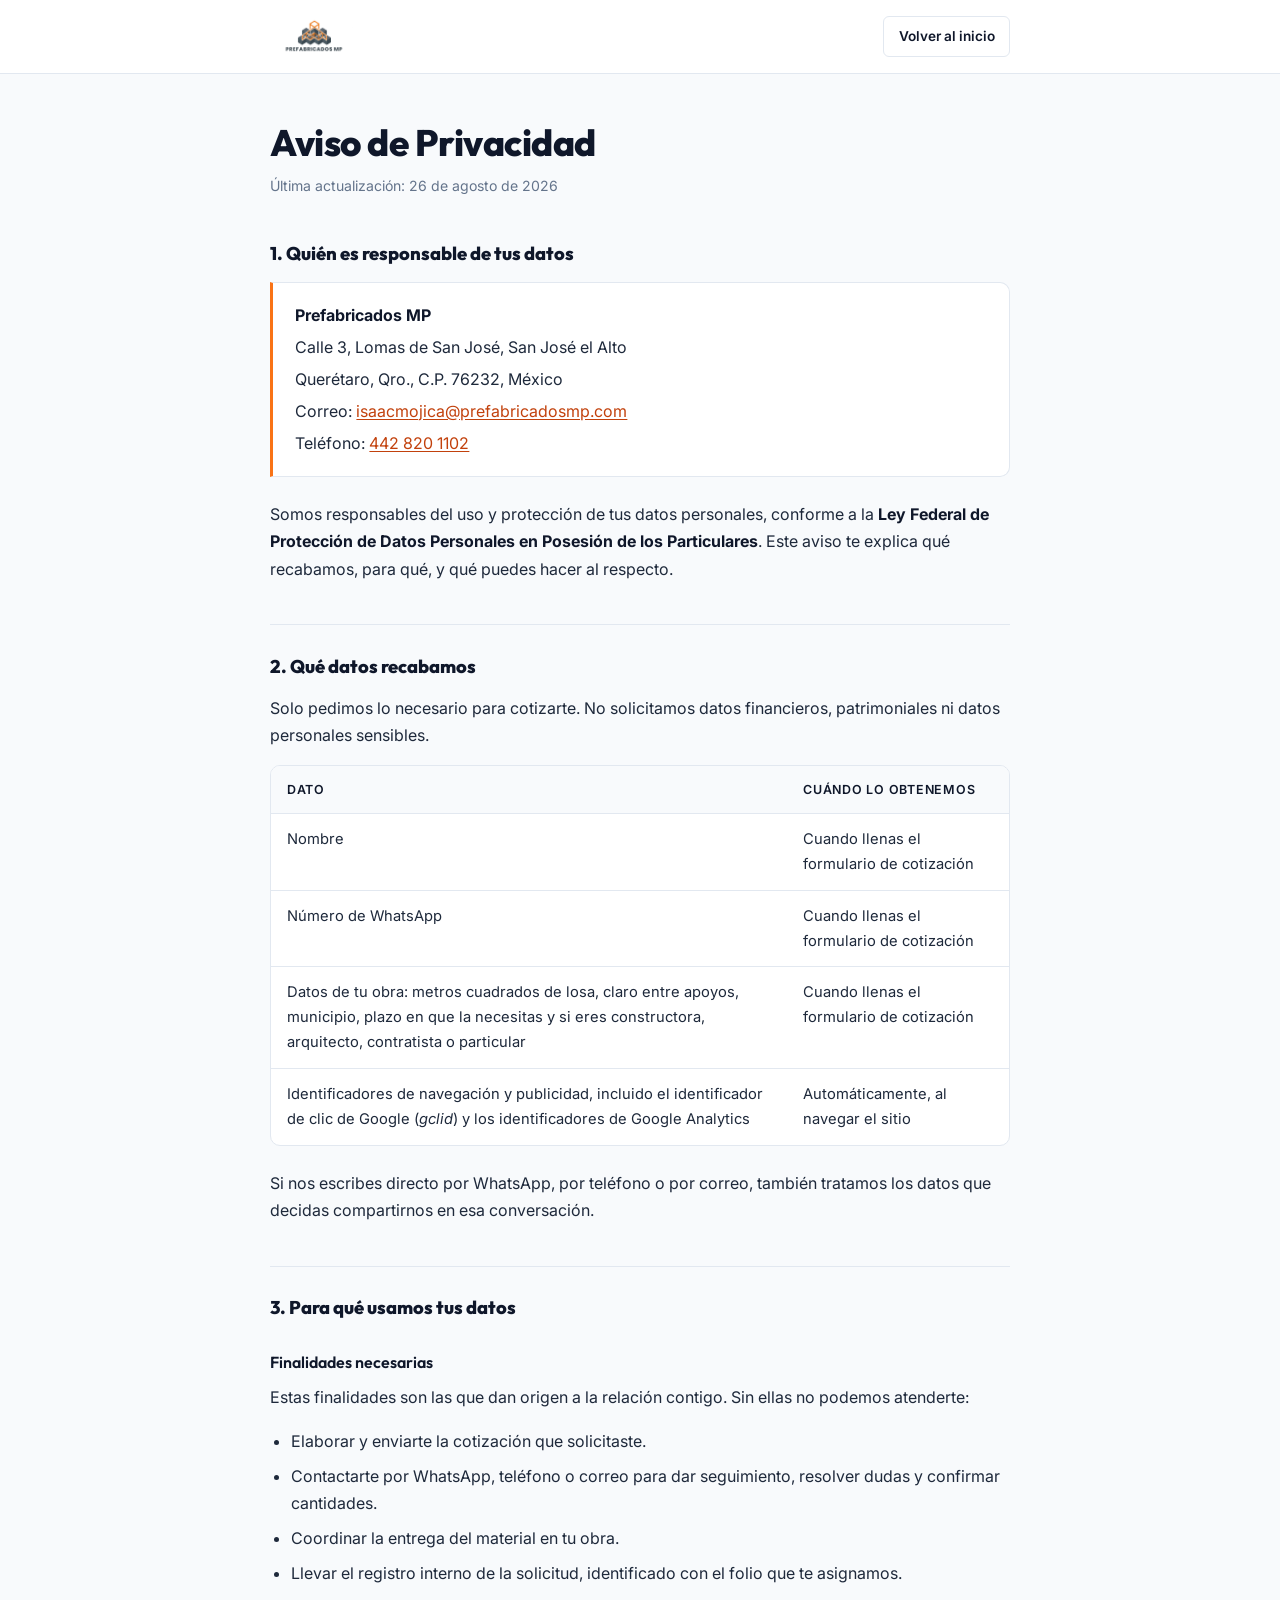
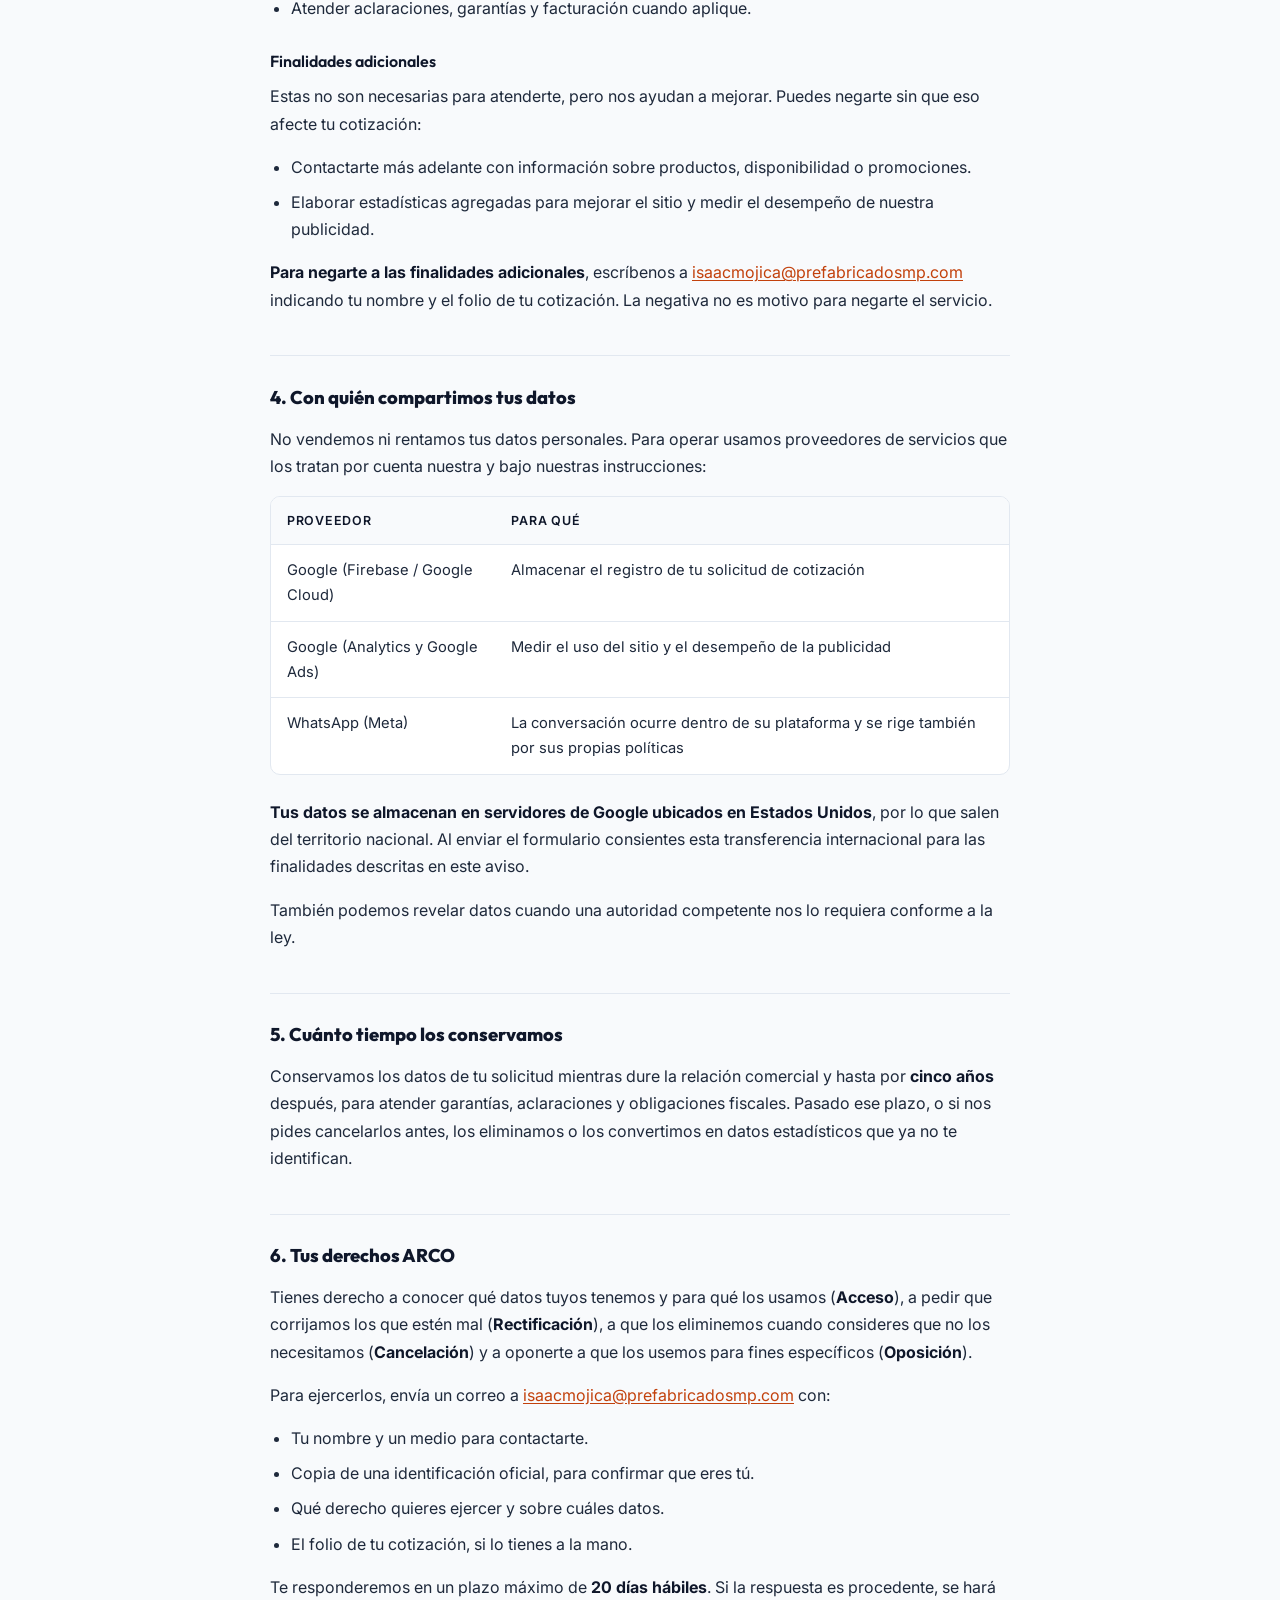
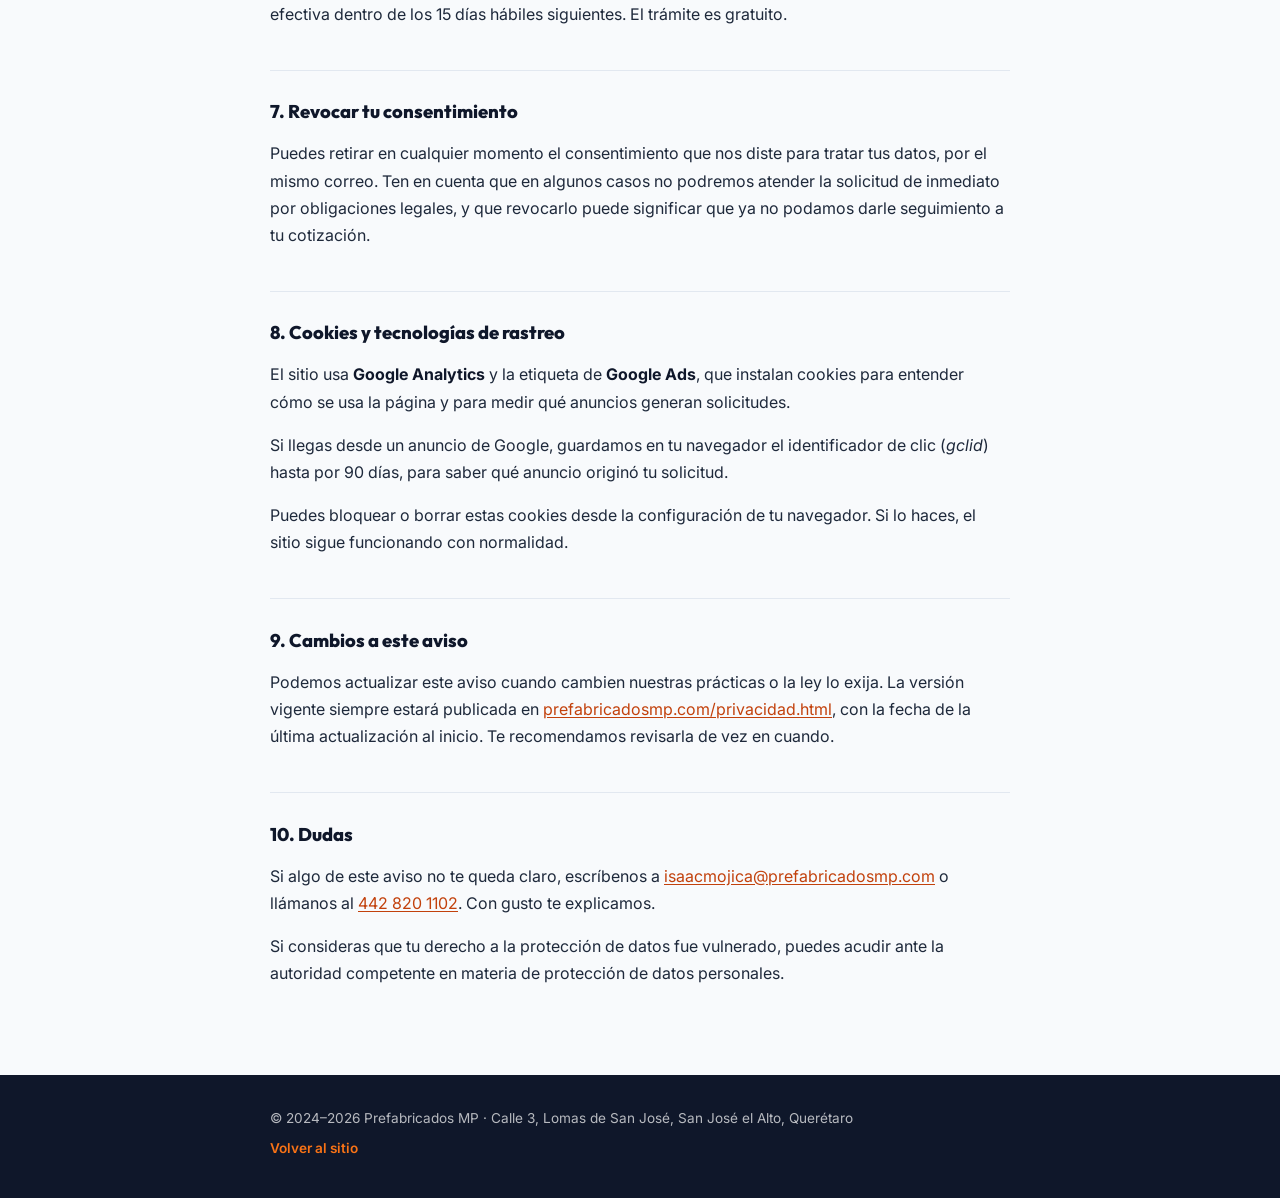
<file: privacidad.html>
<!DOCTYPE html>
<html lang="es">
<head>
<!-- Google Tag Manager -->
<script>(function(w,d,s,l,i){w[l]=w[l]||[];w[l].push({'gtm.start':
new Date().getTime(),event:'gtm.js'});var f=d.getElementsByTagName(s)[0],
j=d.createElement(s),dl=l!='dataLayer'?'&l='+l:'';j.async=true;j.src=
'https://www.googletagmanager.com/gtm.js?id='+i+dl;f.parentNode.insertBefore(j,f);
})(window,document,'script','dataLayer','GTM-PFDQFTNV');</script>
<!-- End Google Tag Manager -->
<meta charset="UTF-8">
<meta name="viewport" content="width=device-width, initial-scale=1.0">
<title>Aviso de Privacidad | Prefabricados MP</title>
<meta name="description" content="Aviso de privacidad de Prefabricados MP: qué datos recabamos en el formulario de cotización, para qué los usamos y cómo ejercer tus derechos ARCO.">
<meta name="theme-color" content="#0F172A">
<link rel="canonical" href="https://prefabricadosmp.com/privacidad.html">
<link rel="icon" type="image/png" sizes="32x32" href="/assets/favicon-32.png">
<link rel="icon" type="image/png" sizes="256x256" href="/assets/favicon-256.png">
<link rel="apple-touch-icon" href="/assets/apple-touch-icon.png">
<link rel="preconnect" href="https://fonts.googleapis.com">
<link rel="preconnect" href="https://fonts.gstatic.com" crossorigin>
<link href="https://fonts.googleapis.com/css2?family=Inter:wght@400;600;700&family=Outfit:wght@600;800&display=swap" rel="stylesheet">
<style>
  :root {
    --primary: #0F172A;
    --primary-alt: #F97316;
    --primary-alt-text: #C2410C;
    --light: #F8FAFC;
    --gray: #64748B;
    --borde: #E2E8F0;
  }
  * { box-sizing: border-box; }
  body {
    margin: 0; background: var(--light); color: #1E293B;
    font-family: "Inter", system-ui, -apple-system, sans-serif;
    font-size: 16px; line-height: 1.7;
    -webkit-font-smoothing: antialiased;
  }
  /* Barra clara a proposito: el logo lleva la palabra en gris oscuro y sobre
     navy desaparece. Es el mismo criterio que usa el header del sitio. */
  .barra { background: #fff; padding: .9rem 0; border-bottom: 1px solid var(--borde); }
  .barra .container { display: flex; align-items: center; justify-content: space-between; gap: 1rem; }
  .container { max-width: 780px; margin: 0 auto; padding: 0 1.25rem; }
  .logo img { height: 44px; width: auto; display: block; }
  .volver {
    color: var(--primary); text-decoration: none; font-size: .85rem; font-weight: 600;
    border: 1.5px solid var(--borde); border-radius: 6px; padding: .5rem .9rem;
    white-space: nowrap; transition: all .2s ease;
  }
  .volver:hover { background: var(--primary); color: #fff; border-color: var(--primary); }

  main { padding: 3rem 0 4.5rem; }
  h1 {
    font-family: "Outfit", sans-serif; font-weight: 800;
    font-size: clamp(1.7rem, 5vw, 2.3rem); line-height: 1.15;
    color: var(--primary); margin: 0 0 .6rem; letter-spacing: -.5px;
  }
  .fecha { color: var(--gray); font-size: .88rem; margin: 0 0 2.5rem; }
  h2 {
    font-family: "Outfit", sans-serif; font-weight: 800; font-size: 1.15rem;
    color: var(--primary); margin: 2.6rem 0 .8rem; padding-top: 1.6rem;
    border-top: 1px solid var(--borde);
  }
  h2:first-of-type { border-top: 0; padding-top: 0; margin-top: 0; }
  h3 { font-family: "Outfit", sans-serif; font-weight: 600; font-size: 1rem; color: var(--primary); margin: 1.6rem 0 .5rem; }
  p { margin: 0 0 1rem; }
  ul { margin: 0 0 1rem; padding-left: 1.3rem; }
  li { margin-bottom: .5rem; }
  a { color: var(--primary-alt-text); text-underline-offset: 2px; }
  a:focus-visible { outline: 2px solid var(--primary-alt); outline-offset: 2px; border-radius: 3px; }
  strong { color: var(--primary); }

  .datos-resp {
    background: #fff; border: 1px solid var(--borde); border-left: 3px solid var(--primary-alt);
    border-radius: 0 10px 10px 0; padding: 1.2rem 1.4rem; margin: 0 0 1.5rem;
  }
  .datos-resp p { margin: 0; }
  .datos-resp p + p { margin-top: .3rem; }

  .tabla-env { overflow-x: auto; border: 1px solid var(--borde); border-radius: 10px; background: #fff; margin: 0 0 1.5rem; }
  table { border-collapse: collapse; width: 100%; font-size: .92rem; min-width: 420px; }
  th, td { text-align: left; padding: .8rem 1rem; border-bottom: 1px solid var(--borde); vertical-align: top; }
  th { background: var(--light); font-weight: 600; color: var(--primary); font-size: .78rem; text-transform: uppercase; letter-spacing: .06em; }
  tr:last-child td { border-bottom: 0; }

  footer { background: var(--primary); color: rgba(255,255,255,.7); padding: 2rem 0; font-size: .85rem; }
  footer a { color: var(--primary-alt); text-decoration: none; font-weight: 600; }
  footer p { margin: 0 0 .4rem; }
  @media (prefers-reduced-motion: reduce) { * { transition: none !important; } }
</style>
</head>
<body>
<!-- Google Tag Manager (noscript) -->
<noscript><iframe src="https://www.googletagmanager.com/ns.html?id=GTM-PFDQFTNV"
height="0" width="0" style="display:none;visibility:hidden"></iframe></noscript>
<!-- End Google Tag Manager (noscript) -->

<div class="barra"><div class="container">
  <a href="/" class="logo"><img src="/assets/logo.png" alt="Prefabricados MP" width="361" height="180"></a>
  <a href="/" class="volver">Volver al inicio</a>
</div></div>

<main><div class="container">

  <h1>Aviso de Privacidad</h1>
  <p class="fecha">Última actualización: 26 de agosto de 2026</p>

  <h2>1. Quién es responsable de tus datos</h2>
  <div class="datos-resp">
    <p><strong>Prefabricados MP</strong></p>
    <p>Calle 3, Lomas de San José, San José el Alto</p>
    <p>Querétaro, Qro., C.P. 76232, México</p>
    <p>Correo: <a href="mailto:isaacmojica@prefabricadosmp.com">isaacmojica@prefabricadosmp.com</a></p>
    <p>Teléfono: <a href="tel:+524428201102">442 820 1102</a></p>
  </div>
  <p>Somos responsables del uso y protección de tus datos personales, conforme a la <strong>Ley Federal de Protección de Datos Personales en Posesión de los Particulares</strong>. Este aviso te explica qué recabamos, para qué, y qué puedes hacer al respecto.</p>

  <h2>2. Qué datos recabamos</h2>
  <p>Solo pedimos lo necesario para cotizarte. No solicitamos datos financieros, patrimoniales ni datos personales sensibles.</p>
  <div class="tabla-env"><table>
    <tr><th>Dato</th><th>Cuándo lo obtenemos</th></tr>
    <tr><td>Nombre</td><td>Cuando llenas el formulario de cotización</td></tr>
    <tr><td>Número de WhatsApp</td><td>Cuando llenas el formulario de cotización</td></tr>
    <tr><td>Datos de tu obra: metros cuadrados de losa, claro entre apoyos, municipio, plazo en que la necesitas y si eres constructora, arquitecto, contratista o particular</td><td>Cuando llenas el formulario de cotización</td></tr>
    <tr><td>Identificadores de navegación y publicidad, incluido el identificador de clic de Google (<em>gclid</em>) y los identificadores de Google Analytics</td><td>Automáticamente, al navegar el sitio</td></tr>
  </table></div>
  <p>Si nos escribes directo por WhatsApp, por teléfono o por correo, también tratamos los datos que decidas compartirnos en esa conversación.</p>

  <h2>3. Para qué usamos tus datos</h2>
  <h3>Finalidades necesarias</h3>
  <p>Estas finalidades son las que dan origen a la relación contigo. Sin ellas no podemos atenderte:</p>
  <ul>
    <li>Elaborar y enviarte la cotización que solicitaste.</li>
    <li>Contactarte por WhatsApp, teléfono o correo para dar seguimiento, resolver dudas y confirmar cantidades.</li>
    <li>Coordinar la entrega del material en tu obra.</li>
    <li>Llevar el registro interno de la solicitud, identificado con el folio que te asignamos.</li>
    <li>Atender aclaraciones, garantías y facturación cuando aplique.</li>
  </ul>

  <h3>Finalidades adicionales</h3>
  <p>Estas no son necesarias para atenderte, pero nos ayudan a mejorar. Puedes negarte sin que eso afecte tu cotización:</p>
  <ul>
    <li>Contactarte más adelante con información sobre productos, disponibilidad o promociones.</li>
    <li>Elaborar estadísticas agregadas para mejorar el sitio y medir el desempeño de nuestra publicidad.</li>
  </ul>
  <p><strong>Para negarte a las finalidades adicionales</strong>, escríbenos a <a href="mailto:isaacmojica@prefabricadosmp.com">isaacmojica@prefabricadosmp.com</a> indicando tu nombre y el folio de tu cotización. La negativa no es motivo para negarte el servicio.</p>

  <h2>4. Con quién compartimos tus datos</h2>
  <p>No vendemos ni rentamos tus datos personales. Para operar usamos proveedores de servicios que los tratan por cuenta nuestra y bajo nuestras instrucciones:</p>
  <div class="tabla-env"><table>
    <tr><th>Proveedor</th><th>Para qué</th></tr>
    <tr><td>Google (Firebase / Google Cloud)</td><td>Almacenar el registro de tu solicitud de cotización</td></tr>
    <tr><td>Google (Analytics y Google Ads)</td><td>Medir el uso del sitio y el desempeño de la publicidad</td></tr>
    <tr><td>WhatsApp (Meta)</td><td>La conversación ocurre dentro de su plataforma y se rige también por sus propias políticas</td></tr>
  </table></div>
  <p><strong>Tus datos se almacenan en servidores de Google ubicados en Estados Unidos</strong>, por lo que salen del territorio nacional. Al enviar el formulario consientes esta transferencia internacional para las finalidades descritas en este aviso.</p>
  <p>También podemos revelar datos cuando una autoridad competente nos lo requiera conforme a la ley.</p>

  <h2>5. Cuánto tiempo los conservamos</h2>
  <p>Conservamos los datos de tu solicitud mientras dure la relación comercial y hasta por <strong>cinco años</strong> después, para atender garantías, aclaraciones y obligaciones fiscales. Pasado ese plazo, o si nos pides cancelarlos antes, los eliminamos o los convertimos en datos estadísticos que ya no te identifican.</p>

  <h2>6. Tus derechos ARCO</h2>
  <p>Tienes derecho a conocer qué datos tuyos tenemos y para qué los usamos (<strong>Acceso</strong>), a pedir que corrijamos los que estén mal (<strong>Rectificación</strong>), a que los eliminemos cuando consideres que no los necesitamos (<strong>Cancelación</strong>) y a oponerte a que los usemos para fines específicos (<strong>Oposición</strong>).</p>
  <p>Para ejercerlos, envía un correo a <a href="mailto:isaacmojica@prefabricadosmp.com">isaacmojica@prefabricadosmp.com</a> con:</p>
  <ul>
    <li>Tu nombre y un medio para contactarte.</li>
    <li>Copia de una identificación oficial, para confirmar que eres tú.</li>
    <li>Qué derecho quieres ejercer y sobre cuáles datos.</li>
    <li>El folio de tu cotización, si lo tienes a la mano.</li>
  </ul>
  <p>Te responderemos en un plazo máximo de <strong>20 días hábiles</strong>. Si la respuesta es procedente, se hará efectiva dentro de los 15 días hábiles siguientes. El trámite es gratuito.</p>

  <h2>7. Revocar tu consentimiento</h2>
  <p>Puedes retirar en cualquier momento el consentimiento que nos diste para tratar tus datos, por el mismo correo. Ten en cuenta que en algunos casos no podremos atender la solicitud de inmediato por obligaciones legales, y que revocarlo puede significar que ya no podamos darle seguimiento a tu cotización.</p>

  <h2>8. Cookies y tecnologías de rastreo</h2>
  <p>El sitio usa <strong>Google Analytics</strong> y la etiqueta de <strong>Google Ads</strong>, que instalan cookies para entender cómo se usa la página y para medir qué anuncios generan solicitudes.</p>
  <p>Si llegas desde un anuncio de Google, guardamos en tu navegador el identificador de clic (<em>gclid</em>) hasta por 90 días, para saber qué anuncio originó tu solicitud.</p>
  <p>Puedes bloquear o borrar estas cookies desde la configuración de tu navegador. Si lo haces, el sitio sigue funcionando con normalidad.</p>

  <h2>9. Cambios a este aviso</h2>
  <p>Podemos actualizar este aviso cuando cambien nuestras prácticas o la ley lo exija. La versión vigente siempre estará publicada en <a href="https://prefabricadosmp.com/privacidad.html">prefabricadosmp.com/privacidad.html</a>, con la fecha de la última actualización al inicio. Te recomendamos revisarla de vez en cuando.</p>

  <h2>10. Dudas</h2>
  <p>Si algo de este aviso no te queda claro, escríbenos a <a href="mailto:isaacmojica@prefabricadosmp.com">isaacmojica@prefabricadosmp.com</a> o llámanos al <a href="tel:+524428201102">442 820 1102</a>. Con gusto te explicamos.</p>
  <p>Si consideras que tu derecho a la protección de datos fue vulnerado, puedes acudir ante la autoridad competente en materia de protección de datos personales.</p>

</div></main>

<footer><div class="container">
  <p>&copy; 2024&ndash;2026 Prefabricados MP &middot; Calle 3, Lomas de San José, San José el Alto, Querétaro</p>
  <p><a href="/">Volver al sitio</a></p>
</div></footer>

</body>
</html>
</file>
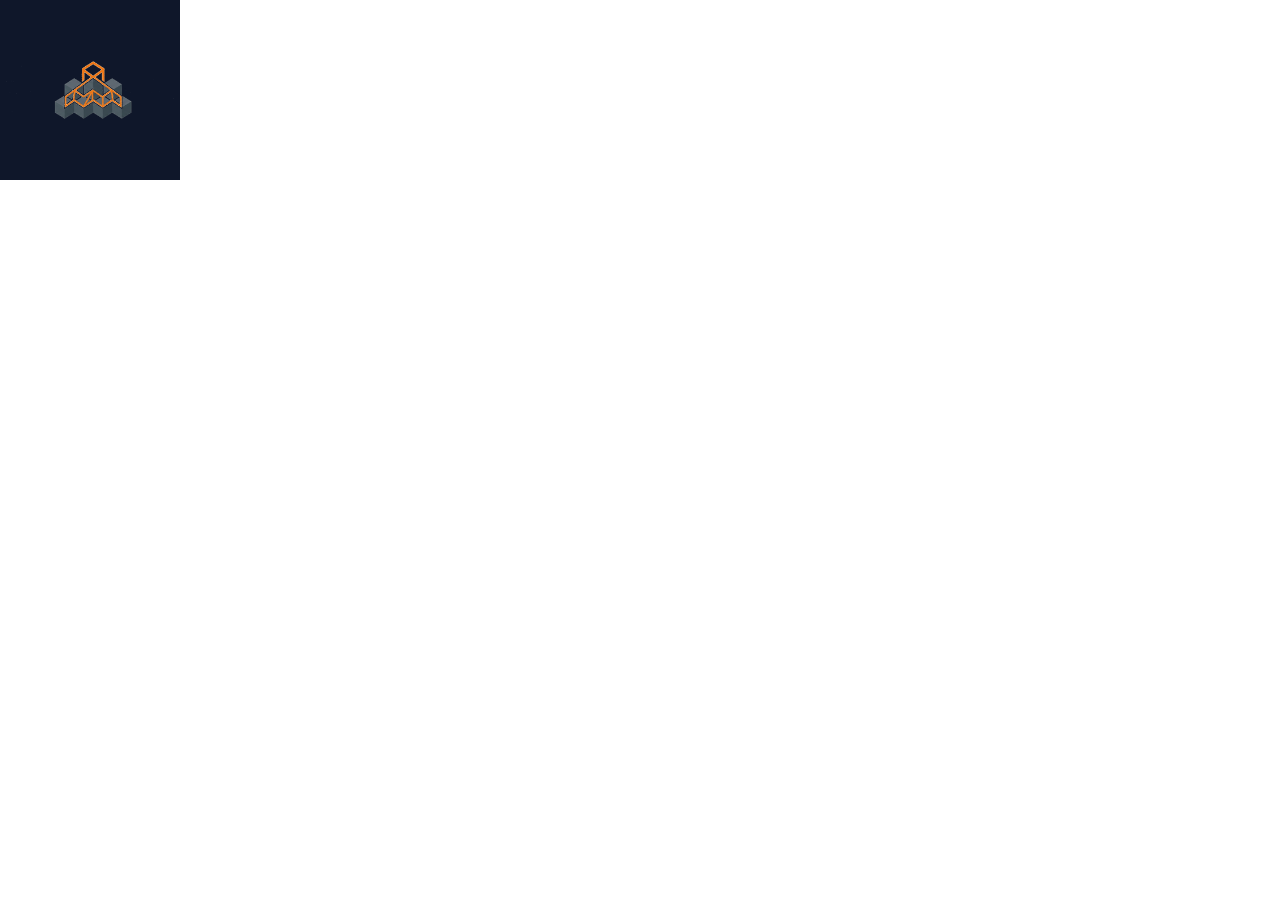
<file: assets/logo-src/apple-touch-icon.html>
<!DOCTYPE html>
<html lang="es">
<head>
<meta charset="UTF-8">
<title>apple-touch-icon</title>
<style>
  /* Icono de 180x180 para "Agregar a pantalla de inicio" en iOS.
     iOS ignora los SVG y no respeta transparencia, por eso va un PNG opaco.
     Las esquinas redondeadas las pone iOS: aqui van cuadradas a proposito.

     El simbolo del logo ocupa exactamente x 28-324, y 26-126 del original
     de 361x180 (medido con canvas), o sea 297x101. Se recorta por
     background-position con un factor de escala s = 168/297 = 0.56566
     para que quede lo mas grande posible sin tocar los bordes. */
  html, body { margin: 0; padding: 0; }

  .icono {
    width: 180px; height: 180px;
    background: #0F172A;
    display: flex; align-items: center; justify-content: center;
  }
  .marca {
    width: 168px;
    height: 57.13px;             /* 101 * 0.56566 */
    background-image: url("../logo-materiales-mp.png");
    background-repeat: no-repeat;
    background-size: 204.2px 101.82px;   /* 361 * s  y  180 * s */
    background-position: -15.84px -14.71px;  /* -28 * s  y  -26 * s */
  }
</style>
</head>
<body>
  <div class="icono"><div class="marca"></div></div>
</body>
</html>
</file>
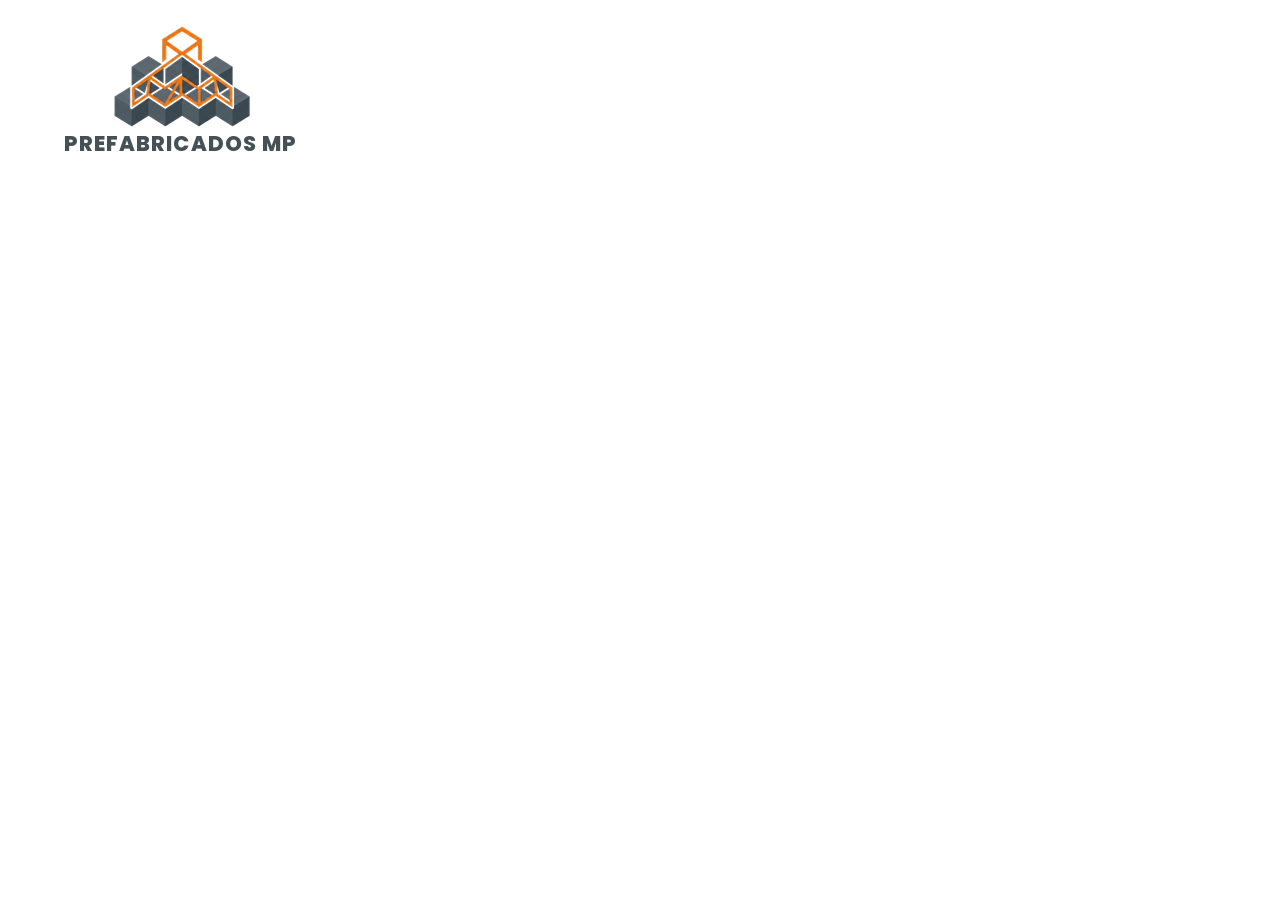
<file: assets/logo-src/logo.html>
<!DOCTYPE html>
<html lang="es">
<head>
<meta charset="UTF-8">
<title>Logo Prefabricados MP</title>
<link rel="preconnect" href="https://fonts.googleapis.com">
<link rel="preconnect" href="https://fonts.gstatic.com" crossorigin>
<link href="https://fonts.googleapis.com/css2?family=Poppins:wght@700;800&display=swap" rel="stylesheet">
<style>
  /* Fuente del logotipo de Prefabricados MP.
     El icono se reusa tal cual del logo original (assets/logo-materiales-mp.png),
     recortando solo la franja donde estaba la palabra "MATERIALES MP".
     Se rasteriza con Chrome headless: ver assets/logo-src/generar-logo.sh */
  html, body { margin: 0; padding: 0; background: transparent; }

  .logo {
    width: 361px;
    height: 180px;
    position: relative;
    overflow: hidden;
  }

  /* franja del icono: filas 0 a 130 del original */
  .icono {
    width: 361px;
    height: 131px;
    overflow: hidden;
  }
  .icono img {
    width: 361px;
    height: 180px;
    display: block;
  }

  /* palabra nueva, en el mismo tono gris pizarra que la original (#455057) */
  .palabra {
    position: absolute;
    left: 0; right: 0;
    top: 133px;
    text-align: center;
    font-family: "Poppins", "Segoe UI", system-ui, sans-serif;
    font-weight: 800;
    font-size: 21px;
    line-height: 1;
    letter-spacing: 1.1px;
    color: #455057;
    white-space: nowrap;
  }
</style>
</head>
<body>
<div class="logo">
  <div class="icono"><img src="../logo-materiales-mp.png" alt=""></div>
  <div class="palabra">PREFABRICADOS MP</div>
</div>
</body>
</html>
</file>
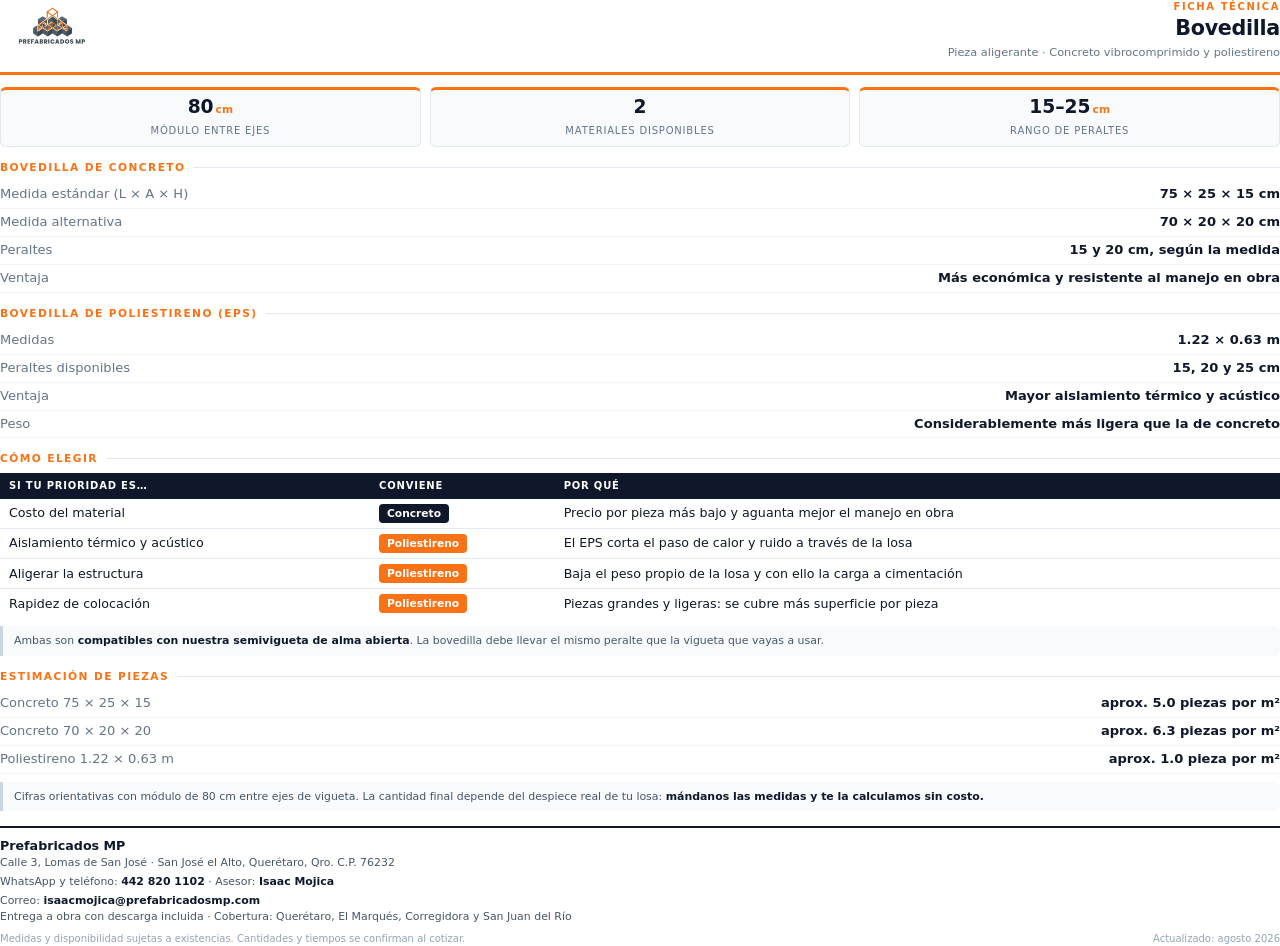
<file: assets/docs/src/ficha-bovedilla.html>
<!DOCTYPE html>
<html lang="es">
<head>
<meta charset="UTF-8">
<title>Ficha técnica — Bovedilla | Prefabricados MP</title>
<link rel="stylesheet" href="ficha-base.css">
</head>
<body>

<header class="hoja-head">
  <img src="../../logo.png" alt="Prefabricados MP">
  <div class="titulo">
    <p class="etiqueta">Ficha técnica</p>
    <h1>Bovedilla</h1>
    <p class="sub">Pieza aligerante · Concreto vibrocomprimido y poliestireno</p>
  </div>
</header>

<div class="kpis">
  <div class="kpi"><span class="val">80</span><span class="uni">cm</span><span class="lab">Módulo entre ejes</span></div>
  <div class="kpi"><span class="val">2</span><span class="lab">Materiales disponibles</span></div>
  <div class="kpi"><span class="val">15–25</span><span class="uni">cm</span><span class="lab">Rango de peraltes</span></div>
</div>

<p class="seccion">Bovedilla de concreto</p>
<div class="fila"><span>Medida estándar (L &times; A &times; H)</span><strong>75 &times; 25 &times; 15 cm</strong></div>
<div class="fila"><span>Medida alternativa</span><strong>70 &times; 20 &times; 20 cm</strong></div>
<div class="fila"><span>Peraltes</span><strong>15 y 20 cm, según la medida</strong></div>
<div class="fila"><span>Ventaja</span><strong>Más económica y resistente al manejo en obra</strong></div>

<p class="seccion">Bovedilla de poliestireno (EPS)</p>
<div class="fila"><span>Medidas</span><strong>1.22 &times; 0.63 m</strong></div>
<div class="fila"><span>Peraltes disponibles</span><strong>15, 20 y 25 cm</strong></div>
<div class="fila"><span>Ventaja</span><strong>Mayor aislamiento térmico y acústico</strong></div>
<div class="fila"><span>Peso</span><strong>Considerablemente más ligera que la de concreto</strong></div>

<p class="seccion">Cómo elegir</p>
<table>
  <thead>
    <tr><th>Si tu prioridad es…</th><th>Conviene</th><th>Por qué</th></tr>
  </thead>
  <tbody>
    <tr><td>Costo del material</td><td><span class="badge">Concreto</span></td><td>Precio por pieza más bajo y aguanta mejor el manejo en obra</td></tr>
    <tr><td>Aislamiento térmico y acústico</td><td><span class="badge p20">Poliestireno</span></td><td>El EPS corta el paso de calor y ruido a través de la losa</td></tr>
    <tr><td>Aligerar la estructura</td><td><span class="badge p20">Poliestireno</span></td><td>Baja el peso propio de la losa y con ello la carga a cimentación</td></tr>
    <tr><td>Rapidez de colocación</td><td><span class="badge p20">Poliestireno</span></td><td>Piezas grandes y ligeras: se cubre más superficie por pieza</td></tr>
  </tbody>
</table>
<div class="nota">Ambas son <strong>compatibles con nuestra semivigueta de alma abierta</strong>. La bovedilla debe llevar el mismo peralte que la vigueta que vayas a usar.</div>

<p class="seccion">Estimación de piezas</p>
<div class="fila"><span>Concreto 75 &times; 25 &times; 15</span><strong>aprox. 5.0 piezas por m²</strong></div>
<div class="fila"><span>Concreto 70 &times; 20 &times; 20</span><strong>aprox. 6.3 piezas por m²</strong></div>
<div class="fila"><span>Poliestireno 1.22 &times; 0.63 m</span><strong>aprox. 1.0 pieza por m²</strong></div>
<div class="nota">Cifras orientativas con módulo de 80 cm entre ejes de vigueta. La cantidad final depende del despiece real de tu losa: <strong>mándanos las medidas y te la calculamos sin costo.</strong></div>

<footer class="hoja-pie">
  <div class="marca">Prefabricados MP</div>
  <div>Calle 3, Lomas de San José &middot; San José el Alto, Querétaro, Qro. C.P. 76232</div>
  <div class="contacto">WhatsApp y teléfono: <strong>442 820 1102</strong> &middot; Asesor: <strong>Isaac Mojica</strong></div>
  <div class="contacto">Correo: <strong>isaacmojica@prefabricadosmp.com</strong></div>
  <div>Entrega a obra con descarga incluida &middot; Cobertura: Querétaro, El Marqués, Corregidora y San Juan del Río</div>
  <div class="legal">
    <span>Medidas y disponibilidad sujetas a existencias. Cantidades y tiempos se confirman al cotizar.</span>
    <span>Actualizado: agosto 2026</span>
  </div>
</footer>

</body>
</html>
</file>
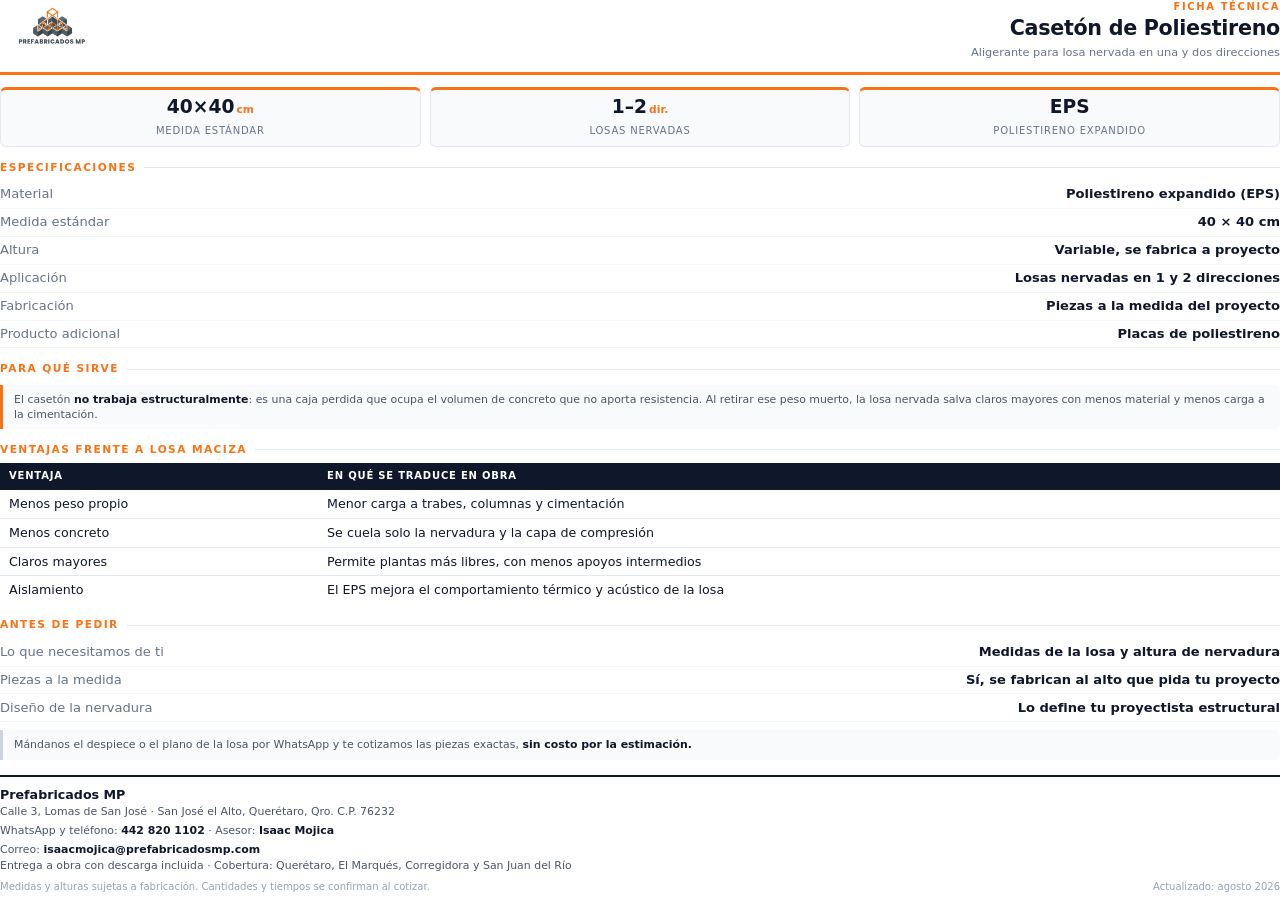
<file: assets/docs/src/ficha-caseton.html>
<!DOCTYPE html>
<html lang="es">
<head>
<meta charset="UTF-8">
<title>Ficha técnica — Casetón de Poliestireno | Prefabricados MP</title>
<link rel="stylesheet" href="ficha-base.css">
</head>
<body>

<header class="hoja-head">
  <img src="../../logo.png" alt="Prefabricados MP">
  <div class="titulo">
    <p class="etiqueta">Ficha técnica</p>
    <h1>Casetón de Poliestireno</h1>
    <p class="sub">Aligerante para losa nervada en una y dos direcciones</p>
  </div>
</header>

<div class="kpis">
  <div class="kpi"><span class="val">40&times;40</span><span class="uni">cm</span><span class="lab">Medida estándar</span></div>
  <div class="kpi"><span class="val">1–2</span><span class="uni">dir.</span><span class="lab">Losas nervadas</span></div>
  <div class="kpi"><span class="val">EPS</span><span class="lab">Poliestireno expandido</span></div>
</div>

<p class="seccion">Especificaciones</p>
<div class="fila"><span>Material</span><strong>Poliestireno expandido (EPS)</strong></div>
<div class="fila"><span>Medida estándar</span><strong>40 &times; 40 cm</strong></div>
<div class="fila"><span>Altura</span><strong>Variable, se fabrica a proyecto</strong></div>
<div class="fila"><span>Aplicación</span><strong>Losas nervadas en 1 y 2 direcciones</strong></div>
<div class="fila"><span>Fabricación</span><strong>Piezas a la medida del proyecto</strong></div>
<div class="fila"><span>Producto adicional</span><strong>Placas de poliestireno</strong></div>

<p class="seccion">Para qué sirve</p>
<div class="nota" style="border-left-color:#F97316">
  El casetón <strong>no trabaja estructuralmente</strong>: es una caja perdida que ocupa el volumen de concreto que no aporta resistencia. Al retirar ese peso muerto, la losa nervada salva claros mayores con menos material y menos carga a la cimentación.
</div>

<p class="seccion">Ventajas frente a losa maciza</p>
<table>
  <thead>
    <tr><th>Ventaja</th><th>En qué se traduce en obra</th></tr>
  </thead>
  <tbody>
    <tr><td>Menos peso propio</td><td>Menor carga a trabes, columnas y cimentación</td></tr>
    <tr><td>Menos concreto</td><td>Se cuela solo la nervadura y la capa de compresión</td></tr>
    <tr><td>Claros mayores</td><td>Permite plantas más libres, con menos apoyos intermedios</td></tr>
    <tr><td>Aislamiento</td><td>El EPS mejora el comportamiento térmico y acústico de la losa</td></tr>
  </tbody>
</table>

<p class="seccion">Antes de pedir</p>
<div class="fila"><span>Lo que necesitamos de ti</span><strong>Medidas de la losa y altura de nervadura</strong></div>
<div class="fila"><span>Piezas a la medida</span><strong>Sí, se fabrican al alto que pida tu proyecto</strong></div>
<div class="fila"><span>Diseño de la nervadura</span><strong>Lo define tu proyectista estructural</strong></div>
<div class="nota">Mándanos el despiece o el plano de la losa por WhatsApp y te cotizamos las piezas exactas, <strong>sin costo por la estimación.</strong></div>

<footer class="hoja-pie">
  <div class="marca">Prefabricados MP</div>
  <div>Calle 3, Lomas de San José &middot; San José el Alto, Querétaro, Qro. C.P. 76232</div>
  <div class="contacto">WhatsApp y teléfono: <strong>442 820 1102</strong> &middot; Asesor: <strong>Isaac Mojica</strong></div>
  <div class="contacto">Correo: <strong>isaacmojica@prefabricadosmp.com</strong></div>
  <div>Entrega a obra con descarga incluida &middot; Cobertura: Querétaro, El Marqués, Corregidora y San Juan del Río</div>
  <div class="legal">
    <span>Medidas y alturas sujetas a fabricación. Cantidades y tiempos se confirman al cotizar.</span>
    <span>Actualizado: agosto 2026</span>
  </div>
</footer>

</body>
</html>
</file>
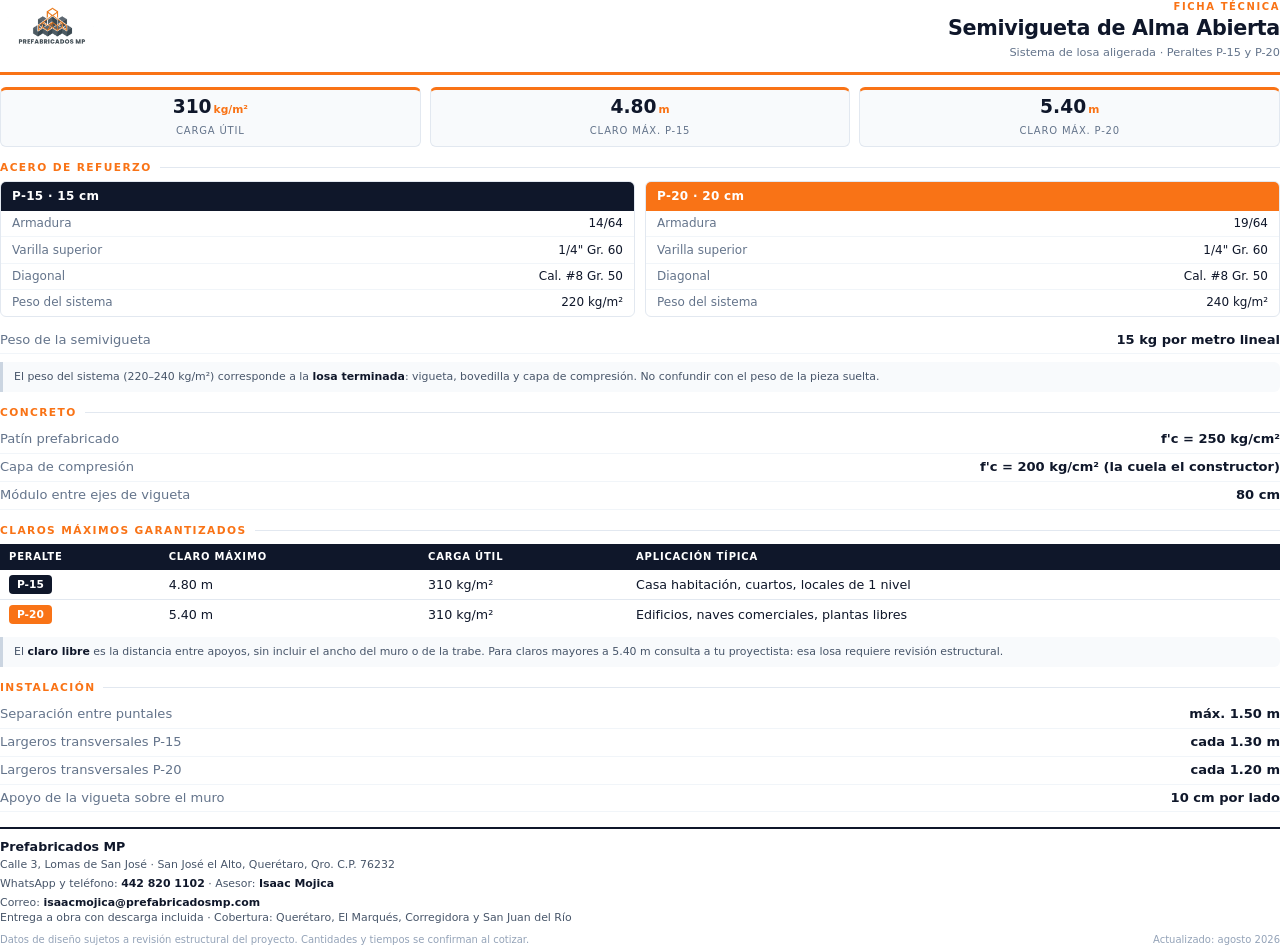
<file: assets/docs/src/ficha-vigueta.html>
<!DOCTYPE html>
<html lang="es">
<head>
<meta charset="UTF-8">
<title>Ficha técnica — Semivigueta de Alma Abierta | Prefabricados MP</title>
<link rel="stylesheet" href="ficha-base.css">
</head>
<body>

<header class="hoja-head">
  <img src="../../logo.png" alt="Prefabricados MP">
  <div class="titulo">
    <p class="etiqueta">Ficha técnica</p>
    <h1>Semivigueta de Alma Abierta</h1>
    <p class="sub">Sistema de losa aligerada · Peraltes P-15 y P-20</p>
  </div>
</header>

<div class="kpis">
  <div class="kpi"><span class="val">310</span><span class="uni">kg/m²</span><span class="lab">Carga útil</span></div>
  <div class="kpi"><span class="val">4.80</span><span class="uni">m</span><span class="lab">Claro máx. P-15</span></div>
  <div class="kpi"><span class="val">5.40</span><span class="uni">m</span><span class="lab">Claro máx. P-20</span></div>
</div>

<p class="seccion">Acero de refuerzo</p>
<div class="compara">
  <div class="col">
    <div class="cabeza">P-15 · 15 cm</div>
    <div class="dato"><span>Armadura</span>14/64</div>
    <div class="dato"><span>Varilla superior</span>1/4" Gr. 60</div>
    <div class="dato"><span>Diagonal</span>Cal. #8 Gr. 50</div>
    <div class="dato"><span>Peso del sistema</span>220 kg/m²</div>
  </div>
  <div class="col">
    <div class="cabeza p20">P-20 · 20 cm</div>
    <div class="dato"><span>Armadura</span>19/64</div>
    <div class="dato"><span>Varilla superior</span>1/4" Gr. 60</div>
    <div class="dato"><span>Diagonal</span>Cal. #8 Gr. 50</div>
    <div class="dato"><span>Peso del sistema</span>240 kg/m²</div>
  </div>
</div>

<div class="fila" style="margin-top:10px"><span>Peso de la semivigueta</span><strong>15 kg por metro lineal</strong></div>
<div class="nota">El peso del sistema (220&ndash;240 kg/m²) corresponde a la <strong>losa terminada</strong>: vigueta, bovedilla y capa de compresión. No confundir con el peso de la pieza suelta.</div>

<p class="seccion">Concreto</p>
<div class="fila"><span>Patín prefabricado</span><strong>f'c = 250 kg/cm²</strong></div>
<div class="fila"><span>Capa de compresión</span><strong>f'c = 200 kg/cm² (la cuela el constructor)</strong></div>
<div class="fila"><span>Módulo entre ejes de vigueta</span><strong>80 cm</strong></div>

<p class="seccion">Claros máximos garantizados</p>
<table>
  <thead>
    <tr><th>Peralte</th><th>Claro máximo</th><th>Carga útil</th><th>Aplicación típica</th></tr>
  </thead>
  <tbody>
    <tr>
      <td><span class="badge">P-15</span></td><td>4.80 m</td><td>310 kg/m²</td>
      <td>Casa habitación, cuartos, locales de 1 nivel</td>
    </tr>
    <tr>
      <td><span class="badge p20">P-20</span></td><td>5.40 m</td><td>310 kg/m²</td>
      <td>Edificios, naves comerciales, plantas libres</td>
    </tr>
  </tbody>
</table>
<div class="nota">El <strong>claro libre</strong> es la distancia entre apoyos, sin incluir el ancho del muro o de la trabe. Para claros mayores a 5.40 m consulta a tu proyectista: esa losa requiere revisión estructural.</div>

<p class="seccion">Instalación</p>
<div class="fila"><span>Separación entre puntales</span><strong>máx. 1.50 m</strong></div>
<div class="fila"><span>Largeros transversales P-15</span><strong>cada 1.30 m</strong></div>
<div class="fila"><span>Largeros transversales P-20</span><strong>cada 1.20 m</strong></div>
<div class="fila"><span>Apoyo de la vigueta sobre el muro</span><strong>10 cm por lado</strong></div>

<footer class="hoja-pie">
  <div class="marca">Prefabricados MP</div>
  <div>Calle 3, Lomas de San José &middot; San José el Alto, Querétaro, Qro. C.P. 76232</div>
  <div class="contacto">WhatsApp y teléfono: <strong>442 820 1102</strong> &middot; Asesor: <strong>Isaac Mojica</strong></div>
  <div class="contacto">Correo: <strong>isaacmojica@prefabricadosmp.com</strong></div>
  <div>Entrega a obra con descarga incluida &middot; Cobertura: Querétaro, El Marqués, Corregidora y San Juan del Río</div>
  <div class="legal">
    <span>Datos de diseño sujetos a revisión estructural del proyecto. Cantidades y tiempos se confirman al cotizar.</span>
    <span>Actualizado: agosto 2026</span>
  </div>
</footer>

</body>
</html>
</file>
<file: styles.css>
:root {
    /* Refined Premium Palette */
    --primary: #0F172A;
    /* Deep Midnight Navy */
    --primary-alt: #F97316;
    --primary-alt-text: #C2410C;  /* naranja para TEXTO sobre fondo claro: 5.18:1 en blanco. El de marca da 2.8:1 y no pasa AA */
    /* Vibrant but clean construction orange */
    --accent: #E2E8F0;
    --dark: #1E293B;
    /* Slate for text and cards */
    --light: #F8FAFC;
    --white: #FFFFFF;
    --gray: #64748B;
    --success: #10B981;

    /* Elegant Transitions & Shadows */
    --transition: all 0.3s cubic-bezier(0.4, 0, 0.2, 1);
    --shadow-sm: 0 1px 2px 0 rgb(0 0 0 / 0.05);
    --shadow-md: 0 4px 6px -1px rgb(0 0 0 / 0.1), 0 2px 4px -2px rgb(0 0 0 / 0.1);
    --shadow-lg: 0 10px 15px -3px rgb(0 0 0 / 0.1), 0 4px 6px -4px rgb(0 0 0 / 0.1);
    --shadow-xl: 0 20px 25px -5px rgb(0 0 0 / 0.1), 0 8px 10px -6px rgb(0 0 0 / 0.1);
}


/* Reset & Base UI */
* {
    margin: 0;
    padding: 0;
    box-sizing: border-box;
}

html {
    overflow-x: hidden;
    max-width: 100%;
}

body {
    font-family: 'Inter', sans-serif;
    color: var(--primary);
    line-height: 1.6;
    background-color: var(--white);
    overflow-x: hidden;
    max-width: 100%;
    -webkit-font-smoothing: antialiased;
}

h1,
h2,
h3,
h4 {
    font-family: 'Outfit', sans-serif;
    font-weight: 800;
    line-height: 1.2;
}

.container {
    max-width: 1280px;
    margin: 0 auto;
    padding: 0 2rem;
}

@media (max-width: 480px) {
    .container {
        padding: 0 1.25rem;
    }
}

.grid-2 {
    display: grid;
    grid-template-columns: 1fr 1fr;
    gap: 4rem;
}

.text-center {
    text-align: center;
}

/* Unified Typography Scale */
h1 {
    font-size: clamp(2.5rem, 5vw, 4rem);
}

h2 {
    font-size: clamp(1.8rem, 4vw, 2.5rem);
    text-transform: uppercase;
    letter-spacing: 1px;
}

h3 {
    font-size: 1.5rem;
}

p {
    font-size: 1.1rem;
    color: var(--gray);
}

/* Global Section Style */
section {
    padding: 8rem 0;
}

.section-header {
    text-align: center;
    max-width: 700px;
    margin: 0 auto 5rem;
}

.section-title {
    position: relative;
    display: inline-block;
    margin-bottom: 1.5rem;
    color: var(--primary);
}

.section-title::after {
    content: '';
    position: absolute;
    bottom: -10px;
    left: 50%;
    transform: translateX(-50%);
    width: 60px;
    height: 4px;
    background: var(--primary-alt);
}

/* Buttons - Professional & Clean */
.btn-primary,
.btn-primary-large,
.btn-primary-sm {
    /* Naranja accesible: blanco sobre #C2410C da 5.2:1; el de marca #F97316 daba 2.8:1 */
    background: var(--primary-alt-text);
    color: white;
    padding: 0.8rem 2rem;
    border-radius: 4px;
    /* Square/Subtle industrial look */
    text-decoration: none;
    font-weight: 700;
    display: inline-flex;
    align-items: center;
    gap: 0.5rem;
    transition: var(--transition);
    border: 2px solid var(--primary-alt-text);
    text-transform: uppercase;
    font-size: 0.9rem;
    letter-spacing: 1px;
}

.btn-primary:hover,
.btn-primary-large:hover,
.btn-primary-sm:hover {
    background: #9a3412;
    color: #ffffff;
    transform: translateY(-2px);
    box-shadow: var(--shadow-lg);
}

.btn-secondary {
    background: transparent;
    color: white;
    padding: 0.8rem 2rem;
    border-radius: 4px;
    text-decoration: none;
    font-weight: 700;
    display: inline-flex;
    align-items: center;
    gap: 0.5rem;
    transition: var(--transition);
    border: 2px solid white;
    text-transform: uppercase;
    font-size: 0.9rem;
    letter-spacing: 1px;
}

.btn-secondary:hover {
    background: white;
    color: var(--primary);
    transform: translateY(-2px);
}

.btn-primary-large {
    padding: 1.2rem 3rem;
    font-size: 1rem;
}

.btn-primary-sm {
    padding: 0.6rem 1.5rem;
    font-size: 0.8rem;
}

/* Header */
header {
    position: fixed;
    top: 0;
    width: 100%;
    background: rgba(255, 255, 255, 0.98);
    backdrop-filter: blur(10px);
    z-index: 1000;
    padding: 0.15rem 0;
    border-bottom: 1px solid var(--accent);
    transition: var(--transition);
}

header .container {
    display: flex;
    justify-content: space-between;
    align-items: center;
}

/* Logo Redesign */
.logo {
    display: flex;
    align-items: center;
    gap: 12px;
    text-decoration: none;
    transition: var(--transition);
}

.logo:hover {
    opacity: 0.9;
    transform: translateY(-1px);
}

.logo-img { height: 60px; width: auto; display: block; object-fit: contain; }
@media (max-width: 480px) { .logo-img { height: 48px; } }




nav ul {
    display: flex;
    list-style: none;
    gap: 2.5rem;
    align-items: center;
}

nav ul li a {
    text-decoration: none;
    color: var(--primary);
    font-weight: 600;
    font-size: 0.9rem;
    text-transform: uppercase;
    letter-spacing: 1px;
    transition: var(--transition);
}

nav ul li a:hover {
    color: var(--primary-alt-text);
}

/* Hero Section */
.hero {
    height: 100vh;
    /* La parada inferior a 0.6 (antes 0.4) sostiene el contraste del texto
       sobre las bovedillas casi blancas de la parte baja de la foto */
    background: linear-gradient(rgba(15, 23, 42, 0.7), rgba(15, 23, 42, 0.6)), url('assets/images/hero-foto.jpg') center/cover no-repeat;
    display: flex;
    align-items: center;
    color: white;
    position: relative;
    margin-top: -80px;
}

.hero-content {
    max-width: 900px;
}

.hero h1 span {
    color: var(--primary-alt);
}

.hero p {
    font-size: 1.2rem;
    margin: 2rem 0 3rem;
    opacity: 0.9;
    color: white;
    max-width: 600px;
}

.hero-btns {
    display: flex;
    gap: 1.5rem;
}

/* Products Section */
.products {
    background: var(--light);
    position: relative;
}

.product-grid {
    display: grid;
    grid-template-columns: repeat(auto-fit, minmax(280px, 1fr));
    gap: 2rem;
}

.product-card {
    background: rgba(255, 255, 255, 0.7);
    backdrop-filter: blur(12px);
    -webkit-backdrop-filter: blur(12px);
    border: 1px solid rgba(255, 255, 255, 0.3);
    border-radius: 20px;
    overflow: hidden;
    box-shadow: 0 8px 32px 0 rgba(31, 38, 135, 0.07);
    transition: var(--transition);
}

.product-card:hover {
    transform: translateY(-10px);
    background: rgba(255, 255, 255, 0.85);
    box-shadow: 0 15px 45px 0 rgba(31, 38, 135, 0.15);
}

.product-image {
    height: 240px;
    overflow: hidden;
    position: relative;
}

.product-image img {
    width: 100%;
    height: 100%;
    object-fit: cover;
    transition: var(--transition);
}

.product-card:hover .product-image img {
    transform: scale(1.1);
}

.product-overlay {
    position: absolute;
    top: 0;
    left: 0;
    width: 100%;
    height: 100%;
    background: linear-gradient(to top, rgba(15, 23, 42, 0.4), transparent);
    opacity: 0;
    transition: var(--transition);
}

.product-card:hover .product-overlay {
    opacity: 1;
}

.product-info {
    padding: 2.5rem;
    background: rgba(255, 255, 255, 0.2);
}

.category-tag {
    color: var(--primary-alt-text);
    text-transform: uppercase;
    font-weight: 800;
    font-size: 0.75rem;
    letter-spacing: 2px;
    margin-bottom: 0.5rem;
    display: block;
}

.product-info h3 {
    margin-bottom: 1rem;
    color: var(--primary);
}

.product-cta {
    margin-top: 1.5rem;
    display: block;
    text-align: center;
    /* Boton primario solido: es la accion #1 de la tarjeta, no un secundario */
    background: var(--primary-alt-text);
    border: 2px solid var(--primary-alt-text);
    color: #ffffff;
    text-decoration: none;
    padding: 0.8rem;
    font-weight: 700;
    text-transform: uppercase;
    font-size: 0.85rem;
    letter-spacing: 1px;
    transition: var(--transition);
}

.product-cta:hover {
    background: #9a3412;
    border-color: #9a3412;
    color: white;
}





/* Guarantees Section: el descanso oscuro del tramo medio de la pagina */
.guarantees-section {
    background: var(--primary);
}

.section-header.light .section-title { color: #fff; }
.section-header.light p { color: rgba(255, 255, 255, 0.75); }

.guarantees-section .guarantee-card {
    background: rgba(255, 255, 255, 0.06);
    border-color: rgba(255, 255, 255, 0.12);
}

.guarantees-section .guarantee-card:hover {
    background: rgba(255, 255, 255, 0.1);
    border-color: var(--primary-alt);
}

.guarantees-section .guarantee-card h3 { color: #fff; }
.guarantees-section .guarantee-card p { color: rgba(255, 255, 255, 0.75); }
.guarantees-section .guarantee-icon { color: var(--primary-alt); }

.garantias-cta { text-align: center; margin-top: 2.8rem; }
.garantias-cta p { color: rgba(255, 255, 255, 0.85); margin: 0 0 1.1rem; font-size: 1.05rem; }

.guarantees-grid {
    display: grid;
    grid-template-columns: repeat(auto-fit, minmax(300px, 1fr));
    gap: 2.5rem;
}

.guarantee-card {
    background: var(--light);
    padding: 3rem;
    border-radius: 8px;
    border: 1px solid var(--accent);
    transition: var(--transition);
    text-align: center;
}

.guarantee-card:hover {
    background: white;
    border-color: var(--primary-alt);
    box-shadow: var(--shadow-lg);
}

.guarantee-icon {
    font-size: 3rem;
    margin-bottom: 1.5rem;
    color: var(--primary-alt);
}

/* Footer */
footer {
    background: var(--light);
    color: var(--primary);
    padding: 6rem 0 3rem;
    border-top: 1px solid var(--accent);
}

.footer-grid {
    display: grid;
    grid-template-columns: 2fr 1fr 1.5fr;
    gap: 4rem;
    margin-bottom: 4rem;
}

.footer-brand p {
    margin-top: 1.5rem;
    color: var(--gray);
}

@media (max-width: 968px) {
    .footer-brand .logo-img { display: none; }
}

.footer-links h4,
.footer-contact h4 {
    margin-bottom: 2rem;
    color: var(--primary-alt-text);
    text-transform: uppercase;
    letter-spacing: 2px;
}

.footer-links ul {
    list-style: none;
}

.footer-links li {
    margin-bottom: 1rem;
}

.footer-links a {
    color: var(--gray);
    text-decoration: none;
    transition: var(--transition);
}

.footer-links a:hover {
    color: var(--primary-alt-text);
    padding-left: 5px;
}

.footer-bottom {
    border-top: 1px solid var(--accent);
    padding-top: 3rem;
    text-align: center;
    font-size: 0.9rem;
    color: var(--gray);
}

/* WhatsApp Float */
.whatsapp-float {
    position: fixed;
    bottom: 40px;
    right: 40px;
    background: #25D366;
    width: 64px;
    height: 64px;
    border-radius: 50%;
    display: flex;
    align-items: center;
    justify-content: center;
    box-shadow: var(--shadow-lg);
    z-index: 1000;
    transition: var(--transition);
}

.whatsapp-float:hover {
    transform: scale(1.1);
}

/* Se oculta cuando la seccion visible ya ofrece la misma accion en grande
   (tarjeta de contacto y banner final): evita taps errados sobre "Llamar ahora" */
.whatsapp-float.oculto { opacity: 0; pointer-events: none; transform: scale(0.6); }


/* CTA Banner */
.cta-banner {
    background: var(--primary-alt-text);
    color: white;
    padding: 6rem 0;
}

.cta-banner h2 {
    color: white;
    margin-bottom: 1.5rem;
}

.cta-banner p {
    color: #ffffff;
    margin-bottom: 2.5rem;
    font-size: 1.25rem;
}

/* Animations */
.fade-in {
    animation: fadeIn 0.8s ease-out forwards;
}

@keyframes fadeIn {
    from {
        opacity: 0;
        transform: translateY(20px);
    }

    to {
        opacity: 1;
        transform: translateY(0);
    }
}

/* Mobile Adaptations */
@media (max-width: 968px) {
    section {
        padding: 5rem 0;
    }

    .grid-2,
    .footer-grid {
        grid-template-columns: 1fr;
        gap: 2.5rem;
    }

    .hero {
        height: auto;
        padding: 420px 0 80px;
        text-align: center;
    }

    header {
        padding: 0.5rem 0;
    }

    header .container {
        flex-direction: column;
        gap: 0.8rem;
    }

    nav ul {
        gap: 1.2rem;
        flex-wrap: wrap;
        justify-content: center;
    }

    nav ul li .btn-primary-sm {
        padding: 0.6rem 1.2rem;
        font-size: 0.9rem;
        margin-top: 0.5rem;
    }

    .hero-btns {
        flex-direction: column;
        width: 100%;
    }

    .hero-btns .btn-primary,
    .hero-btns .btn-primary-large,
    .hero-btns .btn-secondary {
        width: 100%;
        justify-content: center;
    }

    .whatsapp-float {
        width: 52px;
        height: 52px;
        bottom: 20px;
        right: 20px;
    }

    .whatsapp-float svg {
        width: 28px;
        height: 28px;
    }

}

@media (max-width: 480px) {
    h1 {
        font-size: 2.2rem;
    }

    .section-header {
        margin-bottom: 3rem;
    }
}

/* ===== ESTILOS REINGENIERIA: Vigueta, Bovedilla y Caseton ===== */
.hero-eyebrow { font-size: 0.8rem; font-weight: 700; letter-spacing: 3px; text-transform: uppercase; color: var(--primary-alt); margin-bottom: 1rem; display: block; }
/* El eyebrow es un <p> dentro del hero, asi que hereda el max-width de `.hero p`
   (600px) y parte "QUERETARO" a un segundo renglon. Se le da su propio ancho. */
.hero p.hero-eyebrow { max-width: none; margin-top: 0; }
.hero-stats { display: flex; gap: 3rem; margin-top: 3.2rem; width: 100%; }
.stat-item { display: flex; flex-direction: column; }
.stat-num { font-size: 2.5rem; font-weight: 800; color: var(--primary-alt); font-family: "Outfit", sans-serif; line-height: 1; }
.stat-label { font-size: 0.85rem; color: rgba(255,255,255,0.8); margin-top: 0.3rem; text-transform: uppercase; letter-spacing: 1px; }
.product-grid { display: grid; grid-template-columns: repeat(auto-fit, minmax(280px, 1fr)); gap: 2rem; }
.product-features { list-style: none; margin: 1rem 0 1.5rem; padding: 0; }
.product-features li { padding: 0.4rem 0; font-size: 0.9rem; color: var(--primary); border-bottom: 1px solid var(--accent); }
.product-features li:last-child { border-bottom: none; }
.product-card--featured { position: relative; border: 2px solid var(--primary-alt); }
.product-badge { position: absolute; top: 16px; right: 16px; background: var(--primary-alt-text); color: white; font-size: 0.75rem; font-weight: 800; letter-spacing: 2px; padding: 0.3rem 0.8rem; border-radius: 2px; z-index: 10; }
.why-section { background: white; padding: 8rem 0; }
.why-grid { display: grid; grid-template-columns: 1fr 1fr; gap: 6rem; align-items: center; }
.why-list { display: flex; flex-direction: column; gap: 1.5rem; }
.why-item { display: flex; gap: 1.5rem; align-items: flex-start; padding: 1.5rem; background: var(--light); border-radius: 12px; transition: var(--transition); }
.why-item:hover { transform: translateX(8px); box-shadow: var(--shadow-md); }
.why-icon { font-size: 1.5rem; width: 48px; height: 48px; background: var(--primary-alt); border-radius: 8px; display: flex; align-items: center; justify-content: center; flex-shrink: 0; }
.why-item h4 { font-size: 1rem; margin-bottom: 0.3rem; color: var(--primary); }
.why-item p { font-size: 0.9rem; margin: 0; }
.whatsapp-float { background: #25D366; color: white; font-weight: 800; font-size: 0.9rem; letter-spacing: 1px; }
@media (max-width: 968px) { .why-grid { grid-template-columns: 1fr; gap: 3rem; } .hero-stats { gap: 1.5rem; flex-wrap: wrap; } .stat-num { font-size: 1.8rem; } }
@media (max-width: 420px) { .hero-stats { gap: 1rem; justify-content: space-around; } .stat-item { min-width: 0; flex: 1; } }
/* ===== FIN ESTILOS REINGENIERIA ===== */

/* ===== Iconos SVG profesionales ===== */
.why-icon { color: #ffffff; }
.why-icon svg { width: 24px; height: 24px; }
.guarantee-icon { display: inline-flex; align-items: center; justify-content: center; }
.guarantee-icon svg { width: 42px; height: 42px; }

/* ===== Why-section sin diagrama: 2 columnas ===== */
.why-grid { grid-template-columns: 1fr; gap: 2.5rem; }
.why-list { display: grid; grid-template-columns: 1fr 1fr; gap: 1.5rem; }
@media (max-width: 768px) { .why-list { grid-template-columns: 1fr; } }

/* ===== Tarjeta impar en tablet: que cierre la fila centrada, sin hueco =====
   Rangos medidos con container 1280 - padding 4rem: productos pasa a 2 columnas
   en viewport 656-967 y garantias en 704-1043. */
@media (min-width: 656px) and (max-width: 967px) {
    .product-grid .product-card:last-child { grid-column: 1 / -1; width: 100%; max-width: 520px; justify-self: center; }
}
@media (min-width: 704px) and (max-width: 1043px) {
    .guarantees-grid .guarantee-card:last-child { grid-column: 1 / -1; width: 100%; max-width: 560px; justify-self: center; }
}

/* ===== Alinear los botones de las 3 tarjetas de producto ===== */
.product-card { display: flex; flex-direction: column; }
.product-info { display: flex; flex-direction: column; flex: 1; }
.product-info .spec-btn { margin-top: auto; }

/* ===== Iconos del footer en el mismo sistema SVG del resto de la pagina ===== */
.footer-contact p svg { width: 15px; height: 15px; color: var(--primary-alt-text); vertical-align: -2px; margin-right: 4px; flex-shrink: 0; }

/* ===== Slogan del hero ===== */
.hero-slogan { font-family: 'Outfit', sans-serif; font-size: clamp(1.25rem, 2.5vw, 1.75rem); font-weight: 600; color: var(--primary-alt); margin: 0.5rem 0 1.25rem; letter-spacing: 0.3px; }
.hero-note { font-size: 0.85rem; color: rgba(255,255,255,0.88); margin: 1rem 0 0; letter-spacing: 0.2px; text-shadow: 0 1px 3px rgba(15,23,42,0.8); }
/* El text-shadow estabiliza la lectura donde la foto se aclara */
.hero p, .hero-stats { text-shadow: 0 1px 3px rgba(15,23,42,0.6); }
@media (max-width: 600px) { .hero-detalle { display: none; } }

/* ===== Enlace de ayuda del FAQ ===== */
.comparison-note { text-align: center; margin: 2.5rem auto 0; color: var(--gray); font-size: 1.05rem; }
.comparison-note a { color: var(--primary-alt-text); font-weight: 700; text-decoration: none; border-bottom: 2px solid transparent; transition: var(--transition); }
.comparison-note a:hover { border-bottom-color: var(--primary-alt-text); }

/* ===== Pulido general premium ===== */
section[id] { scroll-margin-top: 90px; }
.section-header p { line-height: 1.7; }
::selection { background: var(--primary-alt); color: #fff; }
html { scroll-behavior: smooth; }

/* ===== Fix de botones: contraste y hover visible ===== */
/* Hover solido mas oscuro que el fondo #C2410C base */
.btn-primary:hover, .btn-primary-large:hover, .btn-primary-sm:hover {
    background: #9a3412; color: #ffffff; border-color: #9a3412;
    transform: translateY(-2px); box-shadow: var(--shadow-lg);
}
/* Boton sobre banner naranja: invertir a blanco */
.cta-banner .btn-primary-large { background: #ffffff; color: var(--primary-alt-text); border-color: #ffffff; }
.cta-banner .btn-primary-large:hover { background: var(--primary); color: #ffffff; border-color: var(--primary); }
/* Boton secundario hero: hover claro y legible */
.btn-secondary:hover { background: #ffffff; color: var(--primary); border-color: #ffffff; }
/* CTA de producto (ahora solido): hover mas oscuro */
.product-cta:hover { background: #9a3412; color: #ffffff; border-color: #9a3412; }

/* ===== BARRIDO FINAL: menu movil, hero responsive, pulido ===== */
header .container { position: relative; }
header.scrolled { box-shadow: 0 6px 24px rgba(15,23,42,0.08); }
/* Boton hamburguesa (oculto en desktop) */
.nav-toggle { display: none; flex-direction: column; justify-content: center; gap: 5px; width: 46px; height: 46px; background: transparent; border: none; cursor: pointer; padding: 10px; z-index: 1100; }
.nav-toggle span { display: block; height: 3px; width: 100%; background: var(--primary); border-radius: 3px; transition: var(--transition); }
.nav-toggle.open span:nth-child(1) { transform: translateY(8px) rotate(45deg); }
.nav-toggle.open span:nth-child(2) { opacity: 0; }
.nav-toggle.open span:nth-child(3) { transform: translateY(-8px) rotate(-45deg); }
/* WhatsApp float: icono centrado */
.whatsapp-float svg { width: 30px; height: 30px; }

@media (max-width: 968px) {
    header .container { flex-direction: row; gap: 0; }
    .nav-toggle { display: flex; }
    /* Fondo solido: rgba+backdrop-filter se transparenta en WebViews viejos */
    #mainnav { position: absolute; top: 100%; left: 0; right: 0; background: #fff; border-top: 1px solid var(--accent); box-shadow: var(--shadow-lg); max-height: 0; overflow: hidden; transition: max-height 0.35s ease; }
    #mainnav.open { max-height: 460px; }
    #mainnav ul { flex-direction: column; align-items: stretch; gap: 0; padding: 0.5rem 0; }
    #mainnav ul li { width: 100%; }
    #mainnav ul li a { display: block; padding: 1rem 2rem; font-size: 1rem; border-bottom: 1px solid #f1f5f9; }
    #mainnav ul li:last-child { padding: 0.8rem 2rem 1rem; }
    #mainnav ul li .btn-primary-sm { display: flex; justify-content: center; width: 100%; padding: 0.9rem; font-size: 0.9rem; }
    .hero { height: auto; min-height: auto; padding: 130px 0 70px; text-align: center; margin-top: 0; }
    .hero-content { max-width: 100%; }
    .hero-eyebrow { font-size: 0.7rem; letter-spacing: 2px; }
    .hero-btns { flex-direction: column; }
    .hero-stats { justify-content: center; gap: 2rem; margin-top: 2.2rem; }
}

@media (max-width: 420px) {
    .hero h1 { font-size: 2rem; }
    .hero p { font-size: 1.05rem; }
    .section-title { font-size: 1.6rem; }
}

/* Las tres cifras del hero caben en una sola fila hasta pantallas chicas */
@media (max-width: 560px) {
    .hero-stats { gap: 1rem; justify-content: space-around; flex-wrap: nowrap; }
    .stat-item { min-width: 0; flex: 1; }
    .stat-num { font-size: 1.5rem; }
    .stat-label { font-size: 0.75rem; letter-spacing: 0.2px; }
}

/* Pulido: foco accesible en formularios y links */
a:focus-visible, button:focus-visible, input:focus-visible, select:focus-visible, textarea:focus-visible { outline: 3px solid var(--primary-alt-text); outline-offset: 2px; }
/* Sobre fondos naranjas u oscuros el anillo naranja se pierde: doble anillo navy+blanco */
.btn-primary:focus-visible, .btn-primary-large:focus-visible, .btn-primary-sm:focus-visible, .product-cta:focus-visible, .whatsapp-float:focus-visible, .cta-banner a:focus-visible { outline: 3px solid var(--primary); box-shadow: 0 0 0 6px #ffffff; }
/* Imagenes de producto sin salto de layout */
.product-image img { display: block; }
img { max-width: 100%; }

@media (max-width: 968px) {
    .hero-content, .hero h1, .hero p, .hero-eyebrow { text-align: center; }
    .hero p { margin-left: auto; margin-right: auto; }
}
@media (max-width: 420px) {
    .hero h1 { font-size: 1.85rem; line-height: 1.15; }
}

/* ===== Sección técnica: tabla de claros + calculadora ===== */
.technical-section { background: linear-gradient(to bottom, #f8fafc, #eff6ff); }
.tech-grid { display: grid; grid-template-columns: 1fr 1fr; gap: 2rem; align-items: start; }
.claros-card, .calc-card { background: white; border-radius: 16px; padding: 2.2rem; border: 1px solid #e2e8f0; box-shadow: 0 4px 6px -1px rgba(0,0,0,0.07); }
.claros-card h3, .calc-card h3 { font-size: 1.2rem; color: var(--primary); margin-bottom: 0.5rem; letter-spacing: -0.2px; }
.claros-card > p, .calc-card > p { font-size: 0.92rem; color: var(--gray); margin-bottom: 1.4rem; }
.claros-table { width: 100%; border-collapse: collapse; margin-bottom: 1rem; border-radius: 10px; overflow: hidden; }
.claros-table th { background: var(--primary); color: white; font-size: 0.75rem; text-transform: uppercase; letter-spacing: 0.05em; padding: 0.9rem 1.1rem; text-align: left; }
.claros-table td { padding: 1rem 1.1rem; border-bottom: 1px solid #f1f5f9; font-size: 0.9rem; color: var(--primary); vertical-align: middle; }
.claros-table tr:last-child td { border-bottom: none; }
.peralte-badge { background: var(--primary-alt); color: white; font-size: 0.78rem; font-weight: 800; letter-spacing: 1px; padding: 0.3rem 0.75rem; border-radius: 4px; display: inline-block;  white-space: nowrap; }
.peralte-badge.p20 { background: var(--primary); }
.claro-value { font-size: 1.3rem; font-weight: 800; color: var(--primary-alt-text); font-family: 'Outfit', sans-serif; }
.carga-value { font-size: 1rem; font-weight: 700; color: var(--primary); }
.tech-note { font-size: 0.8rem; color: var(--gray); border-top: 1px solid #f1f5f9; padding-top: 1rem; margin: 0; line-height: 1.5; }
.calc-hint { font-size: 0.8rem; color: var(--primary-alt-text); font-weight: 700; text-transform: uppercase; letter-spacing: 0.05em; margin-bottom: 1rem; }
.calc-form { display: flex; flex-direction: column; gap: 0.9rem; margin-bottom: 1.2rem; }
.calc-row-2 { display: grid; grid-template-columns: 1fr 1fr; gap: 0.9rem; }
.calc-field label { display: block; font-size: 0.78rem; font-weight: 700; text-transform: uppercase; letter-spacing: 0.05em; color: var(--primary); margin-bottom: 0.3rem; }
.calc-field input, .calc-field select { width: 100%; padding: 0.8rem 1rem; border: 1px solid #cbd5e1; background: #f8fafc; border-radius: 8px; font-size: 0.95rem; color: var(--primary); transition: var(--transition); }
.calc-field input:focus, .calc-field select:focus { border-color: var(--primary-alt); background: white; box-shadow: 0 0 0 3px rgba(249,115,22,0.1); }
.calc-sub { display: block; font-size: 0.75rem; color: var(--gray); margin-top: 0.3rem; font-weight: 400; text-transform: none; letter-spacing: 0; }
.calc-btn { width: 100%; justify-content: center; }
.calc-resultado { display: none; }
.calc-resultado.active { display: block; border-top: 1px solid #f1f5f9; padding-top: 1.4rem; margin-top: 0.5rem; }
.calc-items { display: grid; grid-template-columns: 1fr 1fr; gap: 1rem; margin-bottom: 1rem; }
.calc-item { background: var(--light); border-radius: 12px; padding: 1.2rem; text-align: center; border: 1px solid #e2e8f0; }
.calc-label { display: block; font-size: 0.75rem; font-weight: 700; text-transform: uppercase; color: var(--gray); letter-spacing: 0.05em; margin-bottom: 0.3rem; }
.calc-num { display: block; font-size: 2rem; font-weight: 800; color: var(--primary-alt-text); font-family: 'Outfit', sans-serif; line-height: 1; }
.calc-unit { display: block; font-size: 0.8rem; color: var(--gray); margin-top: 0.2rem; }
.calc-disclaimer { font-size: 0.78rem; color: var(--gray); margin: 0.9rem 0; line-height: 1.5; }
.calc-badge { display: inline-block; vertical-align: middle; margin-left: 0.5rem; background: #fef3c7; color: #92400e; font-size: 0.72rem; font-weight: 800; text-transform: uppercase; letter-spacing: 0.08em; padding: 0.22rem 0.5rem; border-radius: 4px; }
.calc-warning { font-size: 0.84rem; color: #92400e; background: #fffbeb; border: 1px solid #fde68a; border-radius: 8px; padding: 0.75rem 1rem; margin-bottom: 0.9rem; display: none; line-height: 1.5; }
.calc-warning a { color: #7c2d12; font-weight: 700; text-decoration: underline; }
.calc-resultado .btn-primary { width: 100%; justify-content: center; }
@media (max-width: 968px) { .tech-grid { grid-template-columns: 1fr; } }
/* Fix móvil: la tabla de claros forzaba un ancho mínimo mayor al viewport y desbordaba toda la página */
.tech-grid > * { min-width: 0; }
@media (max-width: 600px) {
    /* Sin la columna de carga (identica en ambas filas) la tabla cabe hasta en
       320px; el dato vive en la nota inferior. El scroll queda de red de seguridad. */
    .claros-table th:nth-child(3), .claros-table td:nth-child(3) { display: none; }
    .tabla-scroll { overflow-x: auto; -webkit-overflow-scrolling: touch; }
}
@media (max-width: 420px) {
    .claros-table th { padding: 0.8rem 0.6rem; }
    .claros-table td { padding: 0.85rem 0.6rem; font-size: 0.85rem; }
}
@media (max-width: 360px) {
    /* En 320px la tabla pedia ~16px mas que su tarjeta: celdas mas apretadas */
    .claros-table th { padding: 0.7rem 0.4rem; font-size: 0.7rem; letter-spacing: 0; }
    .claros-table td { padding: 0.75rem 0.4rem; font-size: 0.82rem; }
    .peralte-badge { padding: 0.25rem 0.5rem; }
}

.faq-section { background: var(--light); }
.faq-list { max-width: 820px; margin: 0 auto; display: flex; flex-direction: column; gap: 1rem; }
.faq-item { background: #fff; border: 1px solid var(--accent); border-radius: 12px; overflow: hidden; transition: var(--transition); }
.faq-item[open] { border-color: var(--primary-alt); box-shadow: var(--shadow-md); }
.faq-item summary { cursor: pointer; padding: 1.3rem 1.6rem; font-weight: 700; color: var(--primary); font-family: "Outfit", sans-serif; font-size: 1.05rem; list-style: none; display: flex; justify-content: space-between; align-items: center; gap: 1rem; }
.faq-item summary::-webkit-details-marker { display: none; }
.faq-item summary::after { content: "+"; font-size: 1.7rem; color: var(--primary-alt-text); font-weight: 300; line-height: 1; transition: var(--transition); }
.faq-item[open] summary::after { transform: rotate(45deg); }
.faq-item summary:hover { color: var(--primary-alt-text); }
.faq-a { padding: 0 1.6rem 1.4rem; }
.faq-a p { margin: 0; color: var(--gray); line-height: 1.7; font-size: 1rem; }

.contact-section { background: #fff; }
.contact-grid { align-items: stretch; }
.contact-card { background: var(--light); border: 1px solid var(--accent); border-radius: 16px; padding: 2.5rem; display: flex; flex-direction: column; gap: 1.3rem; }
.contact-row { display: flex; gap: 1rem; align-items: flex-start; }
.contact-row svg { width: 24px; height: 24px; color: var(--primary-alt); flex-shrink: 0; margin-top: 2px; }
.contact-row h4 { font-size: 0.95rem; margin-bottom: 0.2rem; color: var(--primary); }
.contact-row p { color: var(--gray); font-size: 0.95rem; margin: 0; line-height: 1.5; }
.contact-row a { color: var(--primary-alt-text); text-decoration: none; font-weight: 600; }
.contact-row a:hover { text-decoration: underline; }
.contact-row em { color: #475569; font-size: 0.85rem; }
.contact-meta { color: #475569; font-size: 0.85rem; font-weight: 400; }
.contact-row a[href^="mailto:"] { overflow-wrap: anywhere; }
.contact-link { display: inline-block; margin-top: 0.45rem; font-size: 0.9rem; }
.pay-methods h4 { font-size: 0.95rem; margin-bottom: 0.6rem; color: var(--primary); }
.pay-chips { display: flex; flex-wrap: wrap; gap: 0.5rem; }
.pay-chips span { background: #fff; border: 1px solid var(--accent); border-radius: 50px; padding: 0.4rem 1rem; font-size: 0.82rem; font-weight: 600; color: var(--primary); }
.contact-ctas { margin-top: auto; display: flex; flex-direction: column; gap: 0.7rem; }
.contact-ctas .btn-primary { justify-content: center; }
/* Mismas metricas que .btn-primary (padding, tipografia, radio) para que el par apilado case */
.btn-llamar { display: inline-flex; justify-content: center; align-items: center; padding: 0.8rem 2rem; border: 2px solid var(--primary-alt-text); border-radius: 8px; color: var(--primary-alt-text); font-weight: 700; text-transform: uppercase; font-size: 0.9rem; letter-spacing: 0.4px; text-decoration: none; transition: var(--transition); }
.btn-llamar:hover { background: var(--primary-alt-text); color: #fff; }
@media (max-width: 480px) { .contact-card { padding: 1.5rem; } }
.contact-map { border-radius: 16px; overflow: hidden; box-shadow: var(--shadow-md); border: 1px solid var(--accent); min-height: 420px; }
.contact-map iframe { width: 100%; height: 100%; min-height: 420px; border: 0; display: block; }


nav#mainnav ul { gap: 1.7rem; }
@media (max-width: 968px) { .contact-map { min-height: 320px; } .contact-map iframe { min-height: 320px; } nav#mainnav ul { gap: 0; } }

h2 { text-transform: none; letter-spacing: -0.3px; }
.section-title { text-transform: none; letter-spacing: -0.4px; font-weight: 800; }
.cta-banner h2 { letter-spacing: -0.3px; }
.btn-primary, .btn-primary-large, .btn-primary-sm, .btn-secondary { border-radius: 8px; letter-spacing: 0.4px; }
.product-cta { border-radius: 8px; letter-spacing: 0.4px; }
.guarantee-card { border-radius: 16px; }
.section-header p { line-height: 1.75; font-size: 1.12rem; }
.section-title::after { height: 3px; width: 54px; border-radius: 3px; bottom: -14px; }
.section-header { margin-bottom: 4rem; }
p { line-height: 1.7; }
.hero h1 { letter-spacing: -1px; }
.product-info h3, .why-item h4 { letter-spacing: -0.2px; }
nav ul li a { letter-spacing: 0.5px; }

.spec-btn { width: 100%; margin-top: 0.8rem; padding: 0.75rem; background: transparent; border: 1px solid var(--accent); border-radius: 8px; color: var(--gray); font-weight: 700; font-size: 0.78rem; text-transform: uppercase; letter-spacing: 0.5px; cursor: pointer; transition: var(--transition); }
.spec-btn:hover { border-color: var(--primary); color: var(--primary); background: var(--light); }
.product-cta { margin-top: 0.8rem; }
/* ===== Modal ficha técnica profesional ===== */
.modal-overlay { position: fixed; inset: 0; background: rgba(15,23,42,0.65); backdrop-filter: blur(6px); display: flex; align-items: center; justify-content: center; padding: 1rem; z-index: 2000; opacity: 0; visibility: hidden; transition: opacity 0.3s ease; }
.modal-overlay.open { opacity: 1; visibility: visible; }
.modal-box { background: #fff; border-radius: 20px; max-width: 580px; width: 100%; position: relative; box-shadow: 0 25px 60px rgba(0,0,0,0.25); transform: translateY(24px) scale(0.97); transition: transform 0.3s cubic-bezier(0.4,0,0.2,1); max-height: 92vh; overflow-y: auto; display: flex; flex-direction: column; }
.modal-overlay.open .modal-box { transform: none; }
.modal-header { background: var(--primary); padding: 1.8rem 2rem 1.6rem; border-radius: 20px 20px 0 0; position: relative; }
.modal-header::after { content: ''; position: absolute; bottom: 0; left: 0; right: 0; height: 4px; background: var(--primary-alt); }
.modal-header-top { display: flex; justify-content: space-between; align-items: center; margin-bottom: 0.8rem; }
.modal-tag { display: inline-block; background: rgba(249,115,22,0.2); color: var(--primary-alt); font-size: 0.7rem; font-weight: 800; letter-spacing: 2px; text-transform: uppercase; padding: 0.25rem 0.7rem; border-radius: 3px; border: 1px solid rgba(249,115,22,0.35); }
.modal-close { width: 34px; height: 34px; border: none; background: rgba(255,255,255,0.1); border-radius: 50%; font-size: 1.3rem; line-height: 1; color: rgba(255,255,255,0.7); cursor: pointer; transition: var(--transition); display: flex; align-items: center; justify-content: center; flex-shrink: 0; }
.modal-close:hover { background: var(--primary-alt); color: #fff; transform: rotate(90deg); }
.modal-box h3 { font-size: 1.5rem; color: #fff; margin: 0 0 0.3rem; letter-spacing: -0.4px; }
.modal-company { font-size: 0.78rem; color: rgba(255,255,255,0.45); text-transform: uppercase; letter-spacing: 1.5px; }
.modal-body { padding: 1.8rem 2rem; flex: 1; }
.modal-footer-bar { padding: 1.2rem 2rem 1.8rem; border-top: 1px solid var(--accent); display: flex; flex-direction: column; gap: 0.7rem; }
.modal-footer-bar .btn-primary { width: 100%; justify-content: center; gap: 0.6rem; }
.btn-download { display: inline-flex; align-items: center; justify-content: center; width: 100%; gap: 0.6rem; padding: 0.8rem 1.5rem; border-radius: 4px; text-decoration: none; font-weight: 700; text-transform: uppercase; font-size: 0.82rem; letter-spacing: 1px; border: 2px solid var(--primary); color: var(--primary); background: transparent; transition: var(--transition); }
.btn-download:hover { background: var(--primary); color: #fff; transform: translateY(-2px); }
body.modal-open { overflow: hidden; }

/* KPIs grandes en el modal */
.modal-kpis { display: grid; grid-template-columns: repeat(3,1fr); gap: 0.8rem; margin-bottom: 1.6rem; }
.modal-kpi { background: var(--light); border-radius: 12px; padding: 1rem 0.8rem; text-align: center; border: 1px solid #e2e8f0; }
.modal-kpi .kpi-val { display: block; font-size: 1.8rem; font-weight: 800; color: var(--primary-alt-text); font-family: 'Outfit', sans-serif; line-height: 1; }
.modal-kpi .kpi-unit { display: block; font-size: 0.72rem; color: var(--gray); margin-top: 0.1rem; }
.modal-kpi .kpi-label { display: block; font-size: 0.72rem; font-weight: 700; color: var(--primary); text-transform: uppercase; letter-spacing: 0.5px; margin-top: 0.4rem; }

/* Sección con etiqueta */
.modal-section-label { font-size: 0.72rem; font-weight: 800; text-transform: uppercase; letter-spacing: 1.5px; color: var(--primary-alt-text); margin: 1.4rem 0 0.8rem; display: flex; align-items: center; gap: 0.6rem; }
.modal-section-label::after { content: ''; flex: 1; height: 1px; background: #e2e8f0; }

/* Comparativa P-15 vs P-20 */
.modal-compare { display: grid; grid-template-columns: 1fr 1fr; gap: 0.8rem; }
.modal-compare-col { border-radius: 10px; overflow: hidden; border: 1px solid #e2e8f0; }
.modal-col-head { padding: 0.6rem 1rem; font-size: 0.8rem; font-weight: 800; letter-spacing: 1px; text-align: center; }
.modal-col-head.p15 { background: var(--primary-alt); color: white; }
.modal-col-head.p20 { background: var(--primary); color: white; }
.modal-col-row { padding: 0.6rem 1rem; font-size: 0.85rem; color: var(--primary); border-top: 1px solid #f1f5f9; display: flex; justify-content: space-between; }
.modal-col-row span { color: var(--gray); font-size: 0.8rem; }

/* Fila simple clave-valor */
.modal-spec-row { display: flex; justify-content: space-between; align-items: center; padding: 0.65rem 0; border-bottom: 1px solid #f1f5f9; font-size: 0.9rem; }
.modal-spec-row:last-child { border-bottom: none; }
.modal-spec-row span { color: var(--gray); }
.modal-spec-row strong { color: var(--primary); font-weight: 700; text-align: right; max-width: 55%; }
.modal-note-row { font-size: 0.8rem; color: var(--gray); line-height: 1.5; padding: 0.6rem 0.8rem; background: #f8fafc; border-left: 3px solid #e2e8f0; border-radius: 0 6px 6px 0; margin-top: 0.5rem; }

@media (max-width: 600px) { .modal-kpis { grid-template-columns: repeat(3,1fr); gap: 0.5rem; } .modal-kpi .kpi-val { font-size: 1.4rem; } .modal-header, .modal-body, .modal-footer-bar { padding-left: 1.2rem; padding-right: 1.2rem; } .modal-compare { grid-template-columns: 1fr; } }

section { padding: 4.5rem 0; }
.why-section { padding: 4.5rem 0; }
.faq-section, .contact-section { padding: 4.5rem 0; }
.cta-banner { padding: 4rem 0; }
.section-header { margin-bottom: 2.6rem; }
.product-info { padding: 2rem; }
.guarantee-card { padding: 2.2rem; }
footer { padding: 4rem 0 2rem; }
.footer-grid { margin-bottom: 2.5rem; }
.footer-bottom { padding-top: 2rem; }
.why-grid { gap: 3.5rem; }

.hero { height: auto; min-height: 100vh; margin-top: 0; padding: 132px 0 64px; box-sizing: border-box; }
.hero p { margin: 1.4rem 0 2rem; }
.hero-stats { margin-top: 2.6rem; }

@media (max-width: 968px) {
    section, .why-section, .faq-section, .contact-section { padding: 3.2rem 0; }
    /* 104px: el header fijo mide ~66px; con 140px el CTA caia bajo el fold en 360px */
    .hero { height: auto; min-height: auto; padding: 104px 0 40px; }
    .section-header { margin-bottom: 2rem; }
}

/* ===== Animacion de entrada del hero (fade-in con retraso) ===== */
.fade-in-delay { opacity: 0; animation: fadeIn 0.8s ease-out 0.25s forwards; }

/* ===== Aparicion al hacer scroll (el JS agrega .reveal-init y luego .visible) ===== */
.reveal-init { opacity: 0; transform: translateY(24px); transition: opacity 0.6s ease, transform 0.6s ease; }
.reveal-init.visible { opacity: 1; transform: none; }

/* ===== Calculadora en pantallas chicas =====
   A dos columnas, el campo "Ancho de la losa" queda fuera de pantalla y no hay
   forma de deslizar hasta el: por debajo de 600px va apilada. */
@media (max-width: 600px) {
    .calc-row-2 { grid-template-columns: 1fr; }
    .calc-field input, .calc-field select { min-width: 0; }
}

@media (max-width: 480px) {
    .claros-card, .calc-card { padding: 1.25rem; }
    .calc-items { grid-template-columns: 1fr; }
}

@media (prefers-reduced-motion: reduce) {
    html { scroll-behavior: auto; }
    .fade-in, .fade-in-delay { animation: none; opacity: 1; }
    .reveal-init { transition: none; opacity: 1; transform: none; }
}
/* ============ Cotizador de losa (formulario de lead) ============
   Reutiliza .modal-overlay / .modal-box / .calc-field que ya usa el sitio.
   Mobile first: casi todo el trafico de obra entra desde celular. */
.lead-box { max-width: 620px; }
.lead-grid { display: grid; grid-template-columns: 1fr; gap: 1.1rem; }
@media (min-width: 560px) {
    .lead-grid { grid-template-columns: 1fr 1fr; }
    .lead-full { grid-column: 1 / -1; }
}
.lead-hint { font-size: 0.78rem; color: var(--gray); margin: 0.35rem 0 0; line-height: 1.35; }
.lead-opcional { color: var(--gray); font-weight: 400; text-transform: none; letter-spacing: 0; }
.lead-error { font-size: 0.78rem; color: #DC2626; font-weight: 600; margin: 0.35rem 0 0; line-height: 1.35; }
.lead-error:empty { display: none; }
.calc-field input.invalido, .calc-field select.invalido { border-color: #DC2626; background: #FEF2F2; }
.calc-field input.invalido:focus, .calc-field select.invalido:focus { box-shadow: 0 0 0 3px rgba(220,38,38,0.12); }

/* Aviso de claro fuera de rango: informa, no bloquea el envio. */
.lead-aviso { margin: 1.1rem 0 0; padding: 0.8rem 1rem; border-radius: 8px; background: #FFF7ED;
    border: 1px solid #FED7AA; border-left: 3px solid var(--primary-alt);
    color: #7C2D12; font-size: 0.83rem; line-height: 1.45; }

.lead-submit { width: 100%; justify-content: center; margin-top: 1.3rem; position: relative; }
.lead-submit[disabled] { opacity: 0.75; cursor: wait; }
.lead-submit.cargando .lead-submit-txt { padding-left: 1.5rem; }
.lead-submit.cargando::before { content: ''; position: absolute; left: 50%; top: 50%; width: 15px; height: 15px;
    margin: -7.5px 0 0 -60px; border: 2px solid rgba(255,255,255,0.35); border-top-color: #fff;
    border-radius: 50%; animation: leadSpin 0.7s linear infinite; }
@keyframes leadSpin { to { transform: rotate(360deg); } }
.lead-pie { text-align: center; font-size: 0.78rem; color: var(--gray); margin: 0.9rem 0 0; }

/* Confirmacion con folio, por si WhatsApp no alcanza a abrir solo. */
.lead-ok { text-align: center; padding: 1rem 0 0.5rem; }
.lead-ok-icon { width: 62px; height: 62px; margin: 0 auto 1.1rem; border-radius: 50%;
    display: flex; align-items: center; justify-content: center;
    background: rgba(16,185,129,0.12); color: var(--success); }
.lead-ok h4 { font-size: 1.25rem; color: var(--primary); margin: 0 0 0.5rem; }
.lead-ok p { color: var(--gray); font-size: 0.92rem; line-height: 1.5; margin: 0 0 1.3rem; }
.lead-ok strong { color: var(--primary-alt-text); font-family: 'Outfit', sans-serif; font-weight: 800;
    letter-spacing: 2px; font-size: 1.1rem; }
.lead-ok .btn-primary { width: 100%; justify-content: center; }

@media (prefers-reduced-motion: reduce) {
    .lead-submit.cargando::before { animation-duration: 2.4s; }
}

/* En movil cada pixel de alto cuenta: entre menos scroll haya entre el titulo
   y el boton, mas formularios se terminan. */
@media (max-width: 559px) {
    .lead-box .modal-header { padding: 1.15rem 1.3rem 1rem; }
    .lead-box .modal-header h3 { font-size: 1.3rem; }
    .lead-box .modal-header-top { margin-bottom: 0.6rem; }
    .lead-box .modal-body { padding: 1.35rem 1.3rem 1.6rem; }
    .lead-grid { gap: 0.85rem; }
    .lead-submit { margin-top: 1.1rem; }
}

/* El aviso de privacidad tiene que estar a la mano justo donde se piden los
   datos, no solo enterrado en el pie. */
.lead-pie a { color: var(--primary-alt-text); text-decoration: underline; }
</file>
<file: assets/docs/src/ficha-base.css>
/* Hoja de estilo compartida de las fichas tecnicas de Prefabricados MP.
   Se imprime a PDF con Chrome headless. Ver assets/docs/src/generar-pdf.sh */

@page { size: A4; margin: 11mm 12mm; }

* { box-sizing: border-box; }

body {
  margin: 0;
  font-family: "Segoe UI", "Inter", system-ui, -apple-system, sans-serif;
  color: #0F172A;
  font-size: 9.8pt;
  line-height: 1.42;
  -webkit-print-color-adjust: exact;
  print-color-adjust: exact;
}

/* ---------- encabezado ---------- */
.hoja-head {
  display: flex;
  align-items: flex-start;
  justify-content: space-between;
  gap: 18px;
  border-bottom: 3px solid #F97316;
  padding-bottom: 12px;
}
.hoja-head img { width: 104px; height: auto; }
.hoja-head .titulo { text-align: right; }
.hoja-head .etiqueta {
  font-size: 7.5pt; font-weight: 700; letter-spacing: 1.6px;
  text-transform: uppercase; color: #F97316; margin: 0 0 3px;
}
.hoja-head h1 {
  font-size: 15.5pt; font-weight: 800; margin: 0; letter-spacing: -0.3px; line-height: 1.15;
}
.hoja-head .sub { font-size: 8.5pt; color: #64748B; margin: 3px 0 0; }

/* ---------- indicadores ---------- */
.kpis { display: flex; gap: 9px; margin: 12px 0 0; }
.kpi {
  flex: 1; background: #F8FAFC; border: 1px solid #E2E8F0;
  border-top: 3px solid #F97316; border-radius: 6px;
  padding: 8px 10px; text-align: center;
}
.kpi .val { font-size: 14pt; font-weight: 800; line-height: 1; color: #0F172A; }
.kpi .uni { font-size: 8pt; font-weight: 700; color: #F97316; margin-left: 2px; }
.kpi .lab {
  display: block; font-size: 7.5pt; text-transform: uppercase;
  letter-spacing: 0.8px; color: #64748B; margin-top: 5px;
}

/* ---------- secciones ---------- */
.seccion {
  font-size: 8pt; font-weight: 800; text-transform: uppercase; letter-spacing: 1.4px;
  color: #F97316; margin: 13px 0 6px; display: flex; align-items: center; gap: 8px;
}
.seccion::after { content: ""; flex: 1; height: 1px; background: #E2E8F0; }

/* ---------- filas de dato ---------- */
.fila {
  display: flex; justify-content: space-between; align-items: baseline;
  padding: 4.2px 0; border-bottom: 1px solid #F1F5F9; gap: 16px;
}
.fila:last-child { border-bottom: none; }
.fila span { color: #64748B; }
.fila strong { font-weight: 700; text-align: right; }

/* ---------- comparativa a dos columnas ---------- */
.compara { display: flex; gap: 10px; }
.compara .col { flex: 1; border: 1px solid #E2E8F0; border-radius: 6px; overflow: hidden; }
.compara .cabeza {
  background: #0F172A; color: #fff; font-weight: 800; font-size: 9pt;
  padding: 6px 11px; letter-spacing: 0.3px;
}
.compara .cabeza.p20 { background: #F97316; }
.compara .dato {
  display: flex; justify-content: space-between; gap: 10px;
  padding: 4.2px 11px; border-bottom: 1px solid #F1F5F9; font-size: 9pt;
}
.compara .dato:last-child { border-bottom: none; }
.compara .dato span { color: #64748B; }

/* ---------- tablas ---------- */
table { width: 100%; border-collapse: collapse; font-size: 9.5pt; }
th {
  background: #0F172A; color: #fff; text-align: left; font-size: 7.5pt;
  text-transform: uppercase; letter-spacing: 0.8px; padding: 6px 9px; font-weight: 700;
}
td { padding: 5px 9px; border-bottom: 1px solid #E2E8F0; }
tr:last-child td { border-bottom: none; }
.badge {
  display: inline-block; background: #0F172A; color: #fff; font-weight: 800;
  font-size: 8pt; padding: 2px 8px; border-radius: 4px;
}
.badge.p20 { background: #F97316; }

/* ---------- nota ---------- */
.nota {
  background: #F8FAFC; border-left: 3px solid #CBD5E1; border-radius: 0 6px 6px 0;
  padding: 7px 11px; font-size: 8.2pt; color: #475569; line-height: 1.4; margin-top: 8px;
}
.nota strong { color: #0F172A; }

/* ---------- pie ---------- */
.hoja-pie {
  margin-top: 15px; padding-top: 9px; border-top: 2px solid #0F172A;
  font-size: 8.2pt; color: #475569; line-height: 1.45;
  page-break-inside: avoid; break-inside: avoid;
}
.hoja-pie .marca { font-weight: 800; color: #0F172A; font-size: 9.5pt; }
.hoja-pie .contacto { margin-top: 3px; }
.hoja-pie .contacto strong { color: #0F172A; }
.hoja-pie .legal {
  margin-top: 7px; font-size: 7.5pt; color: #94A3B8;
  display: flex; justify-content: space-between; gap: 16px;
}
</file>
